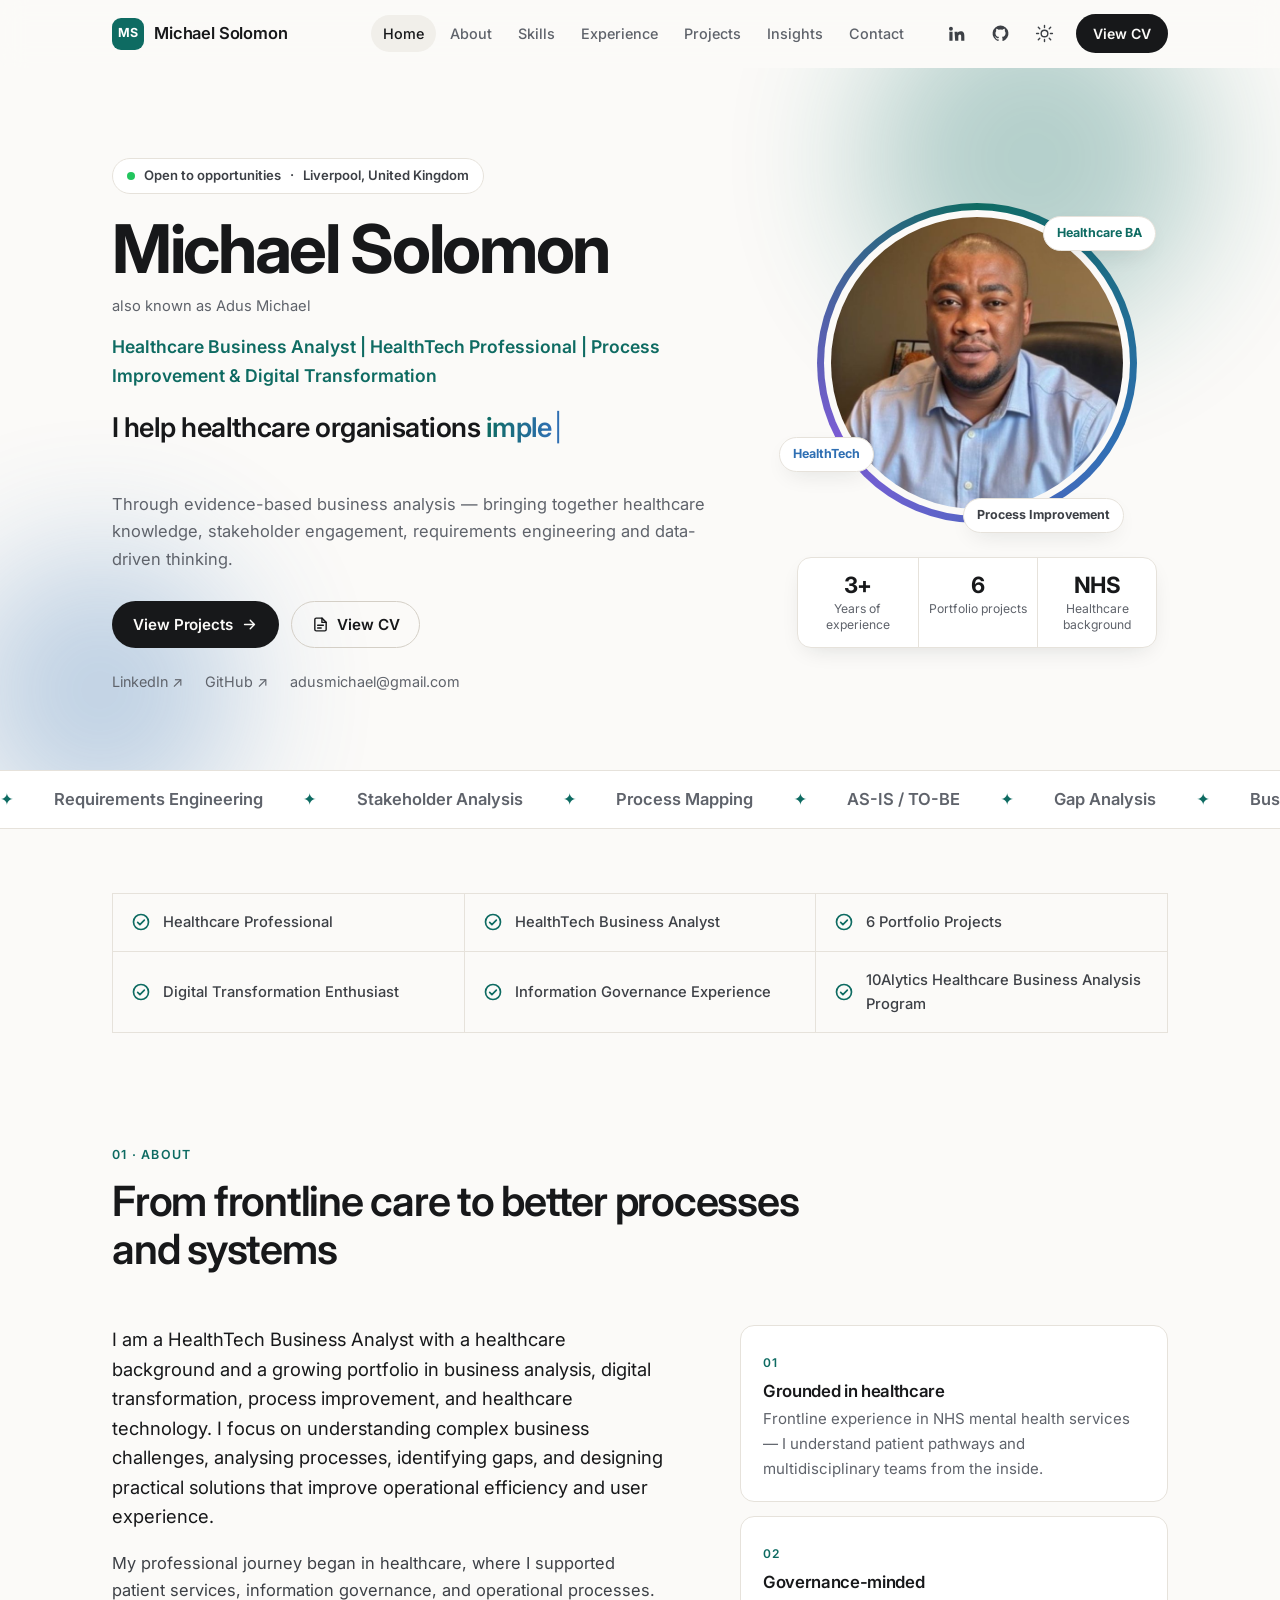
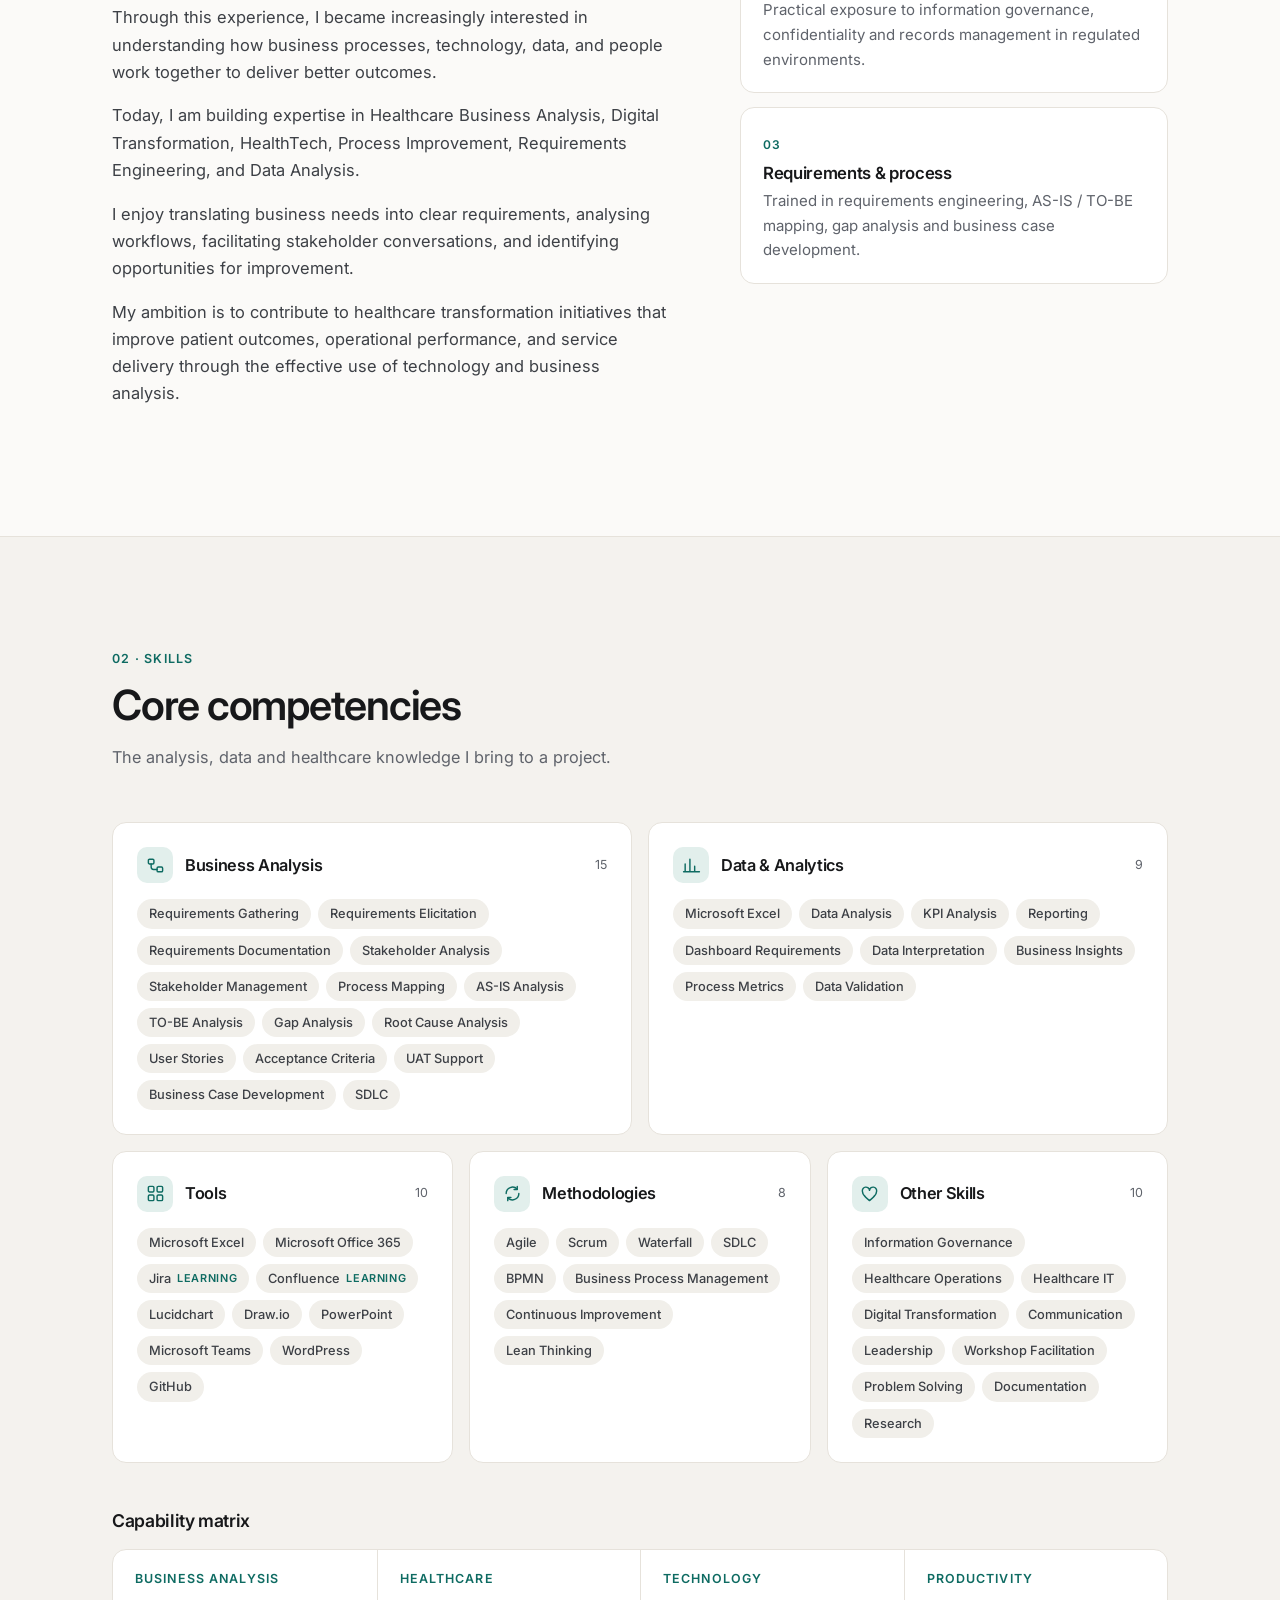
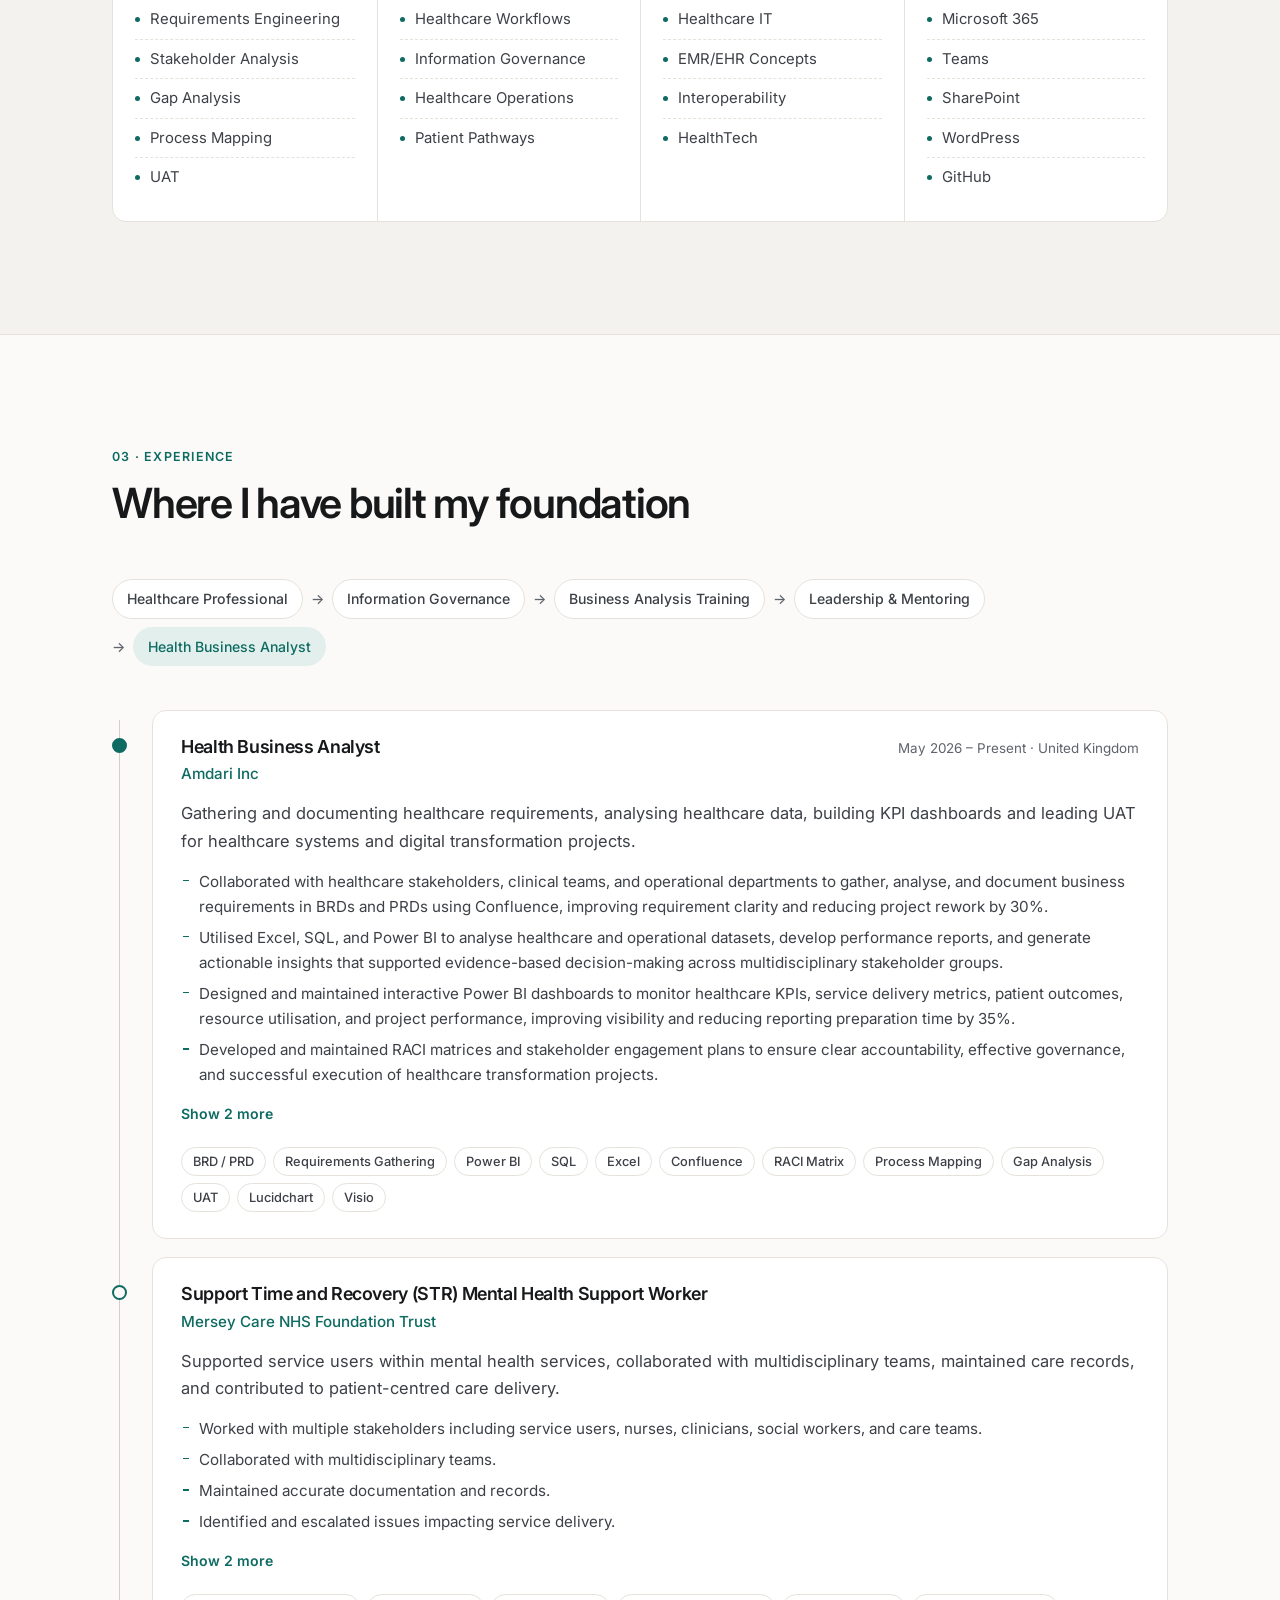
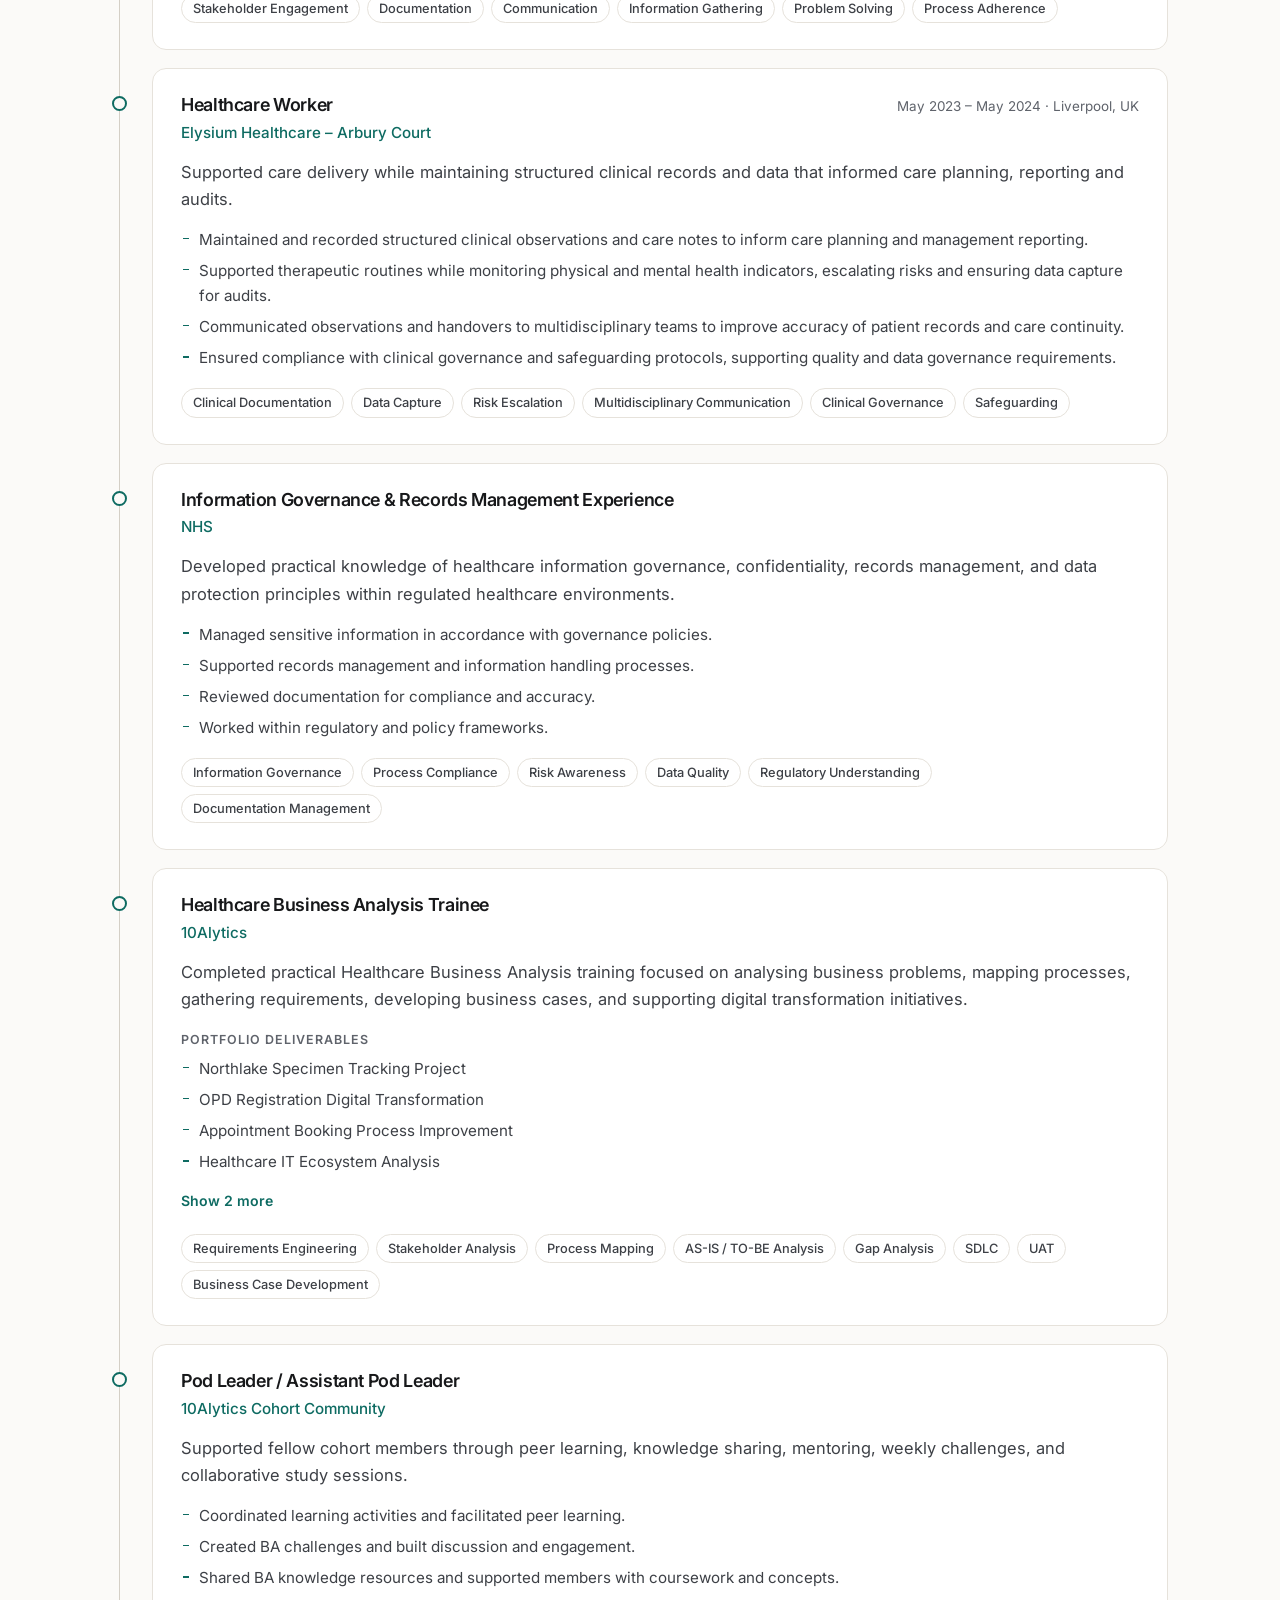
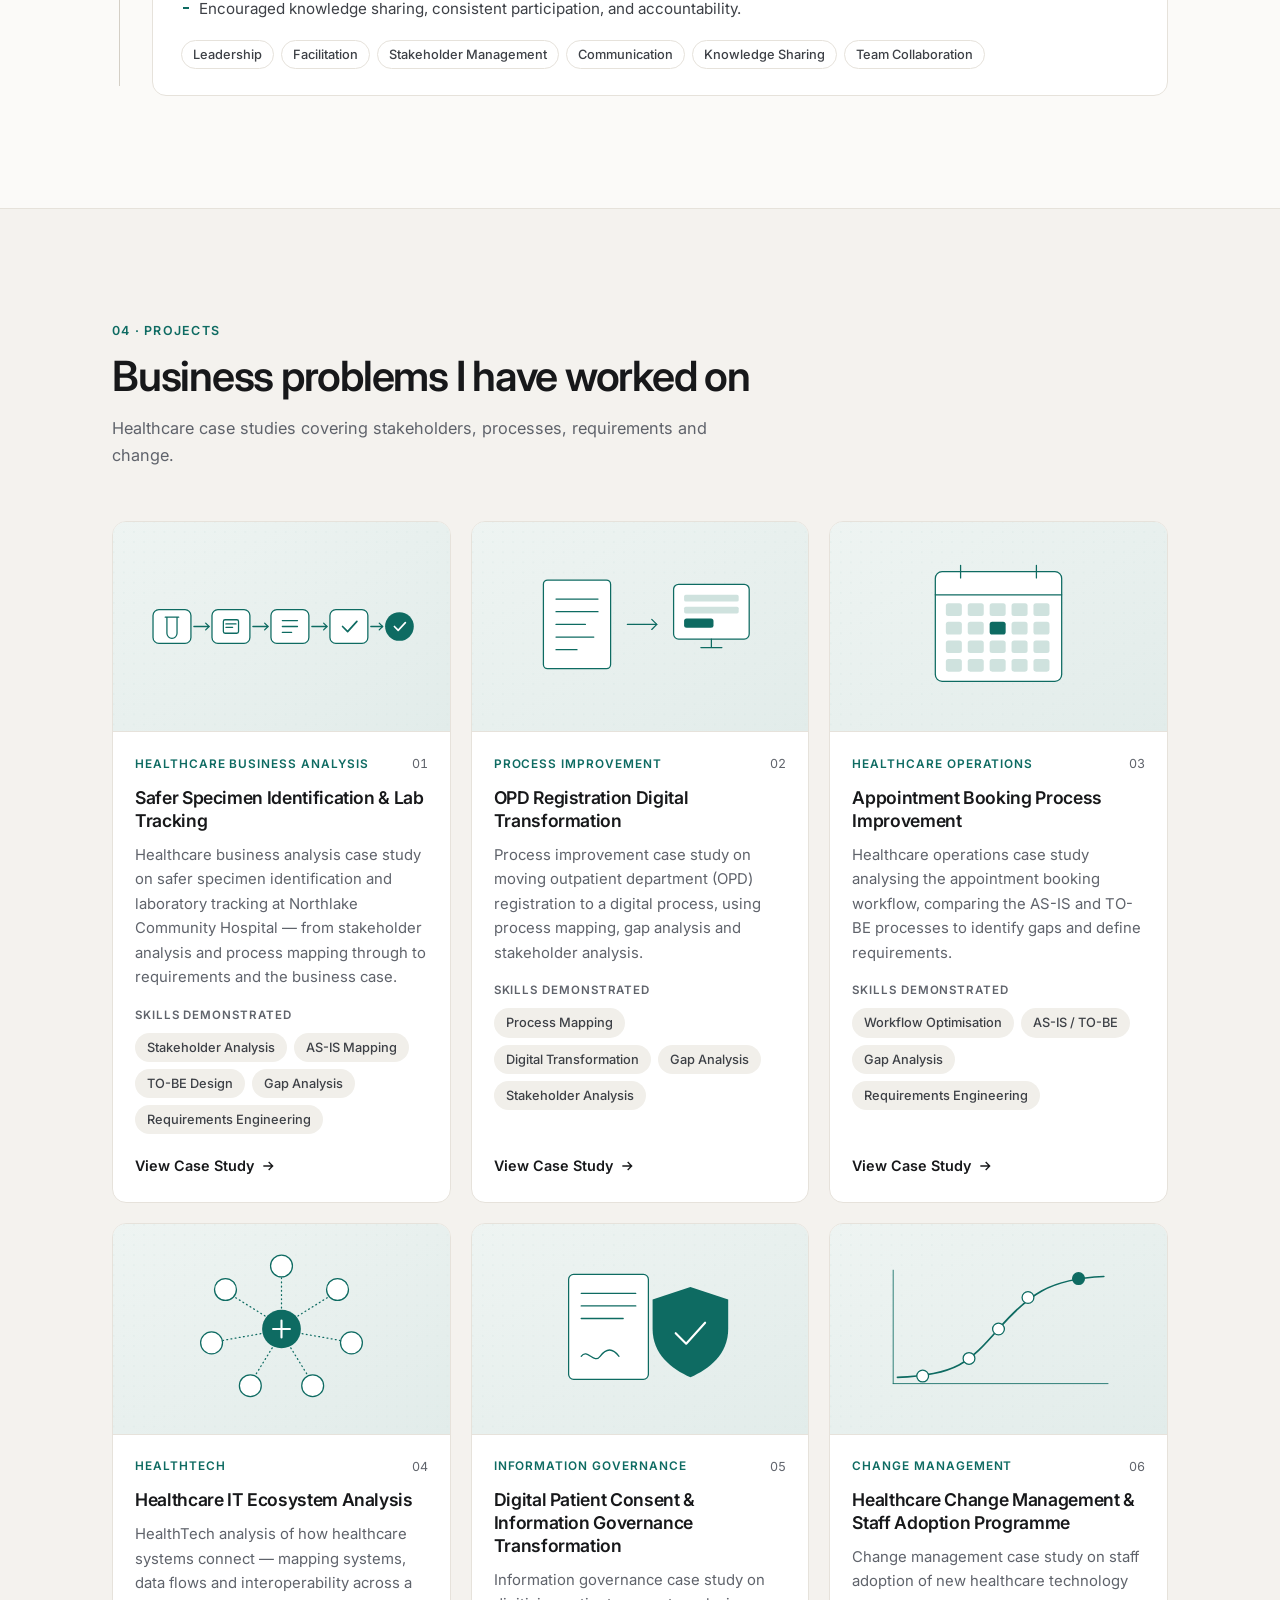
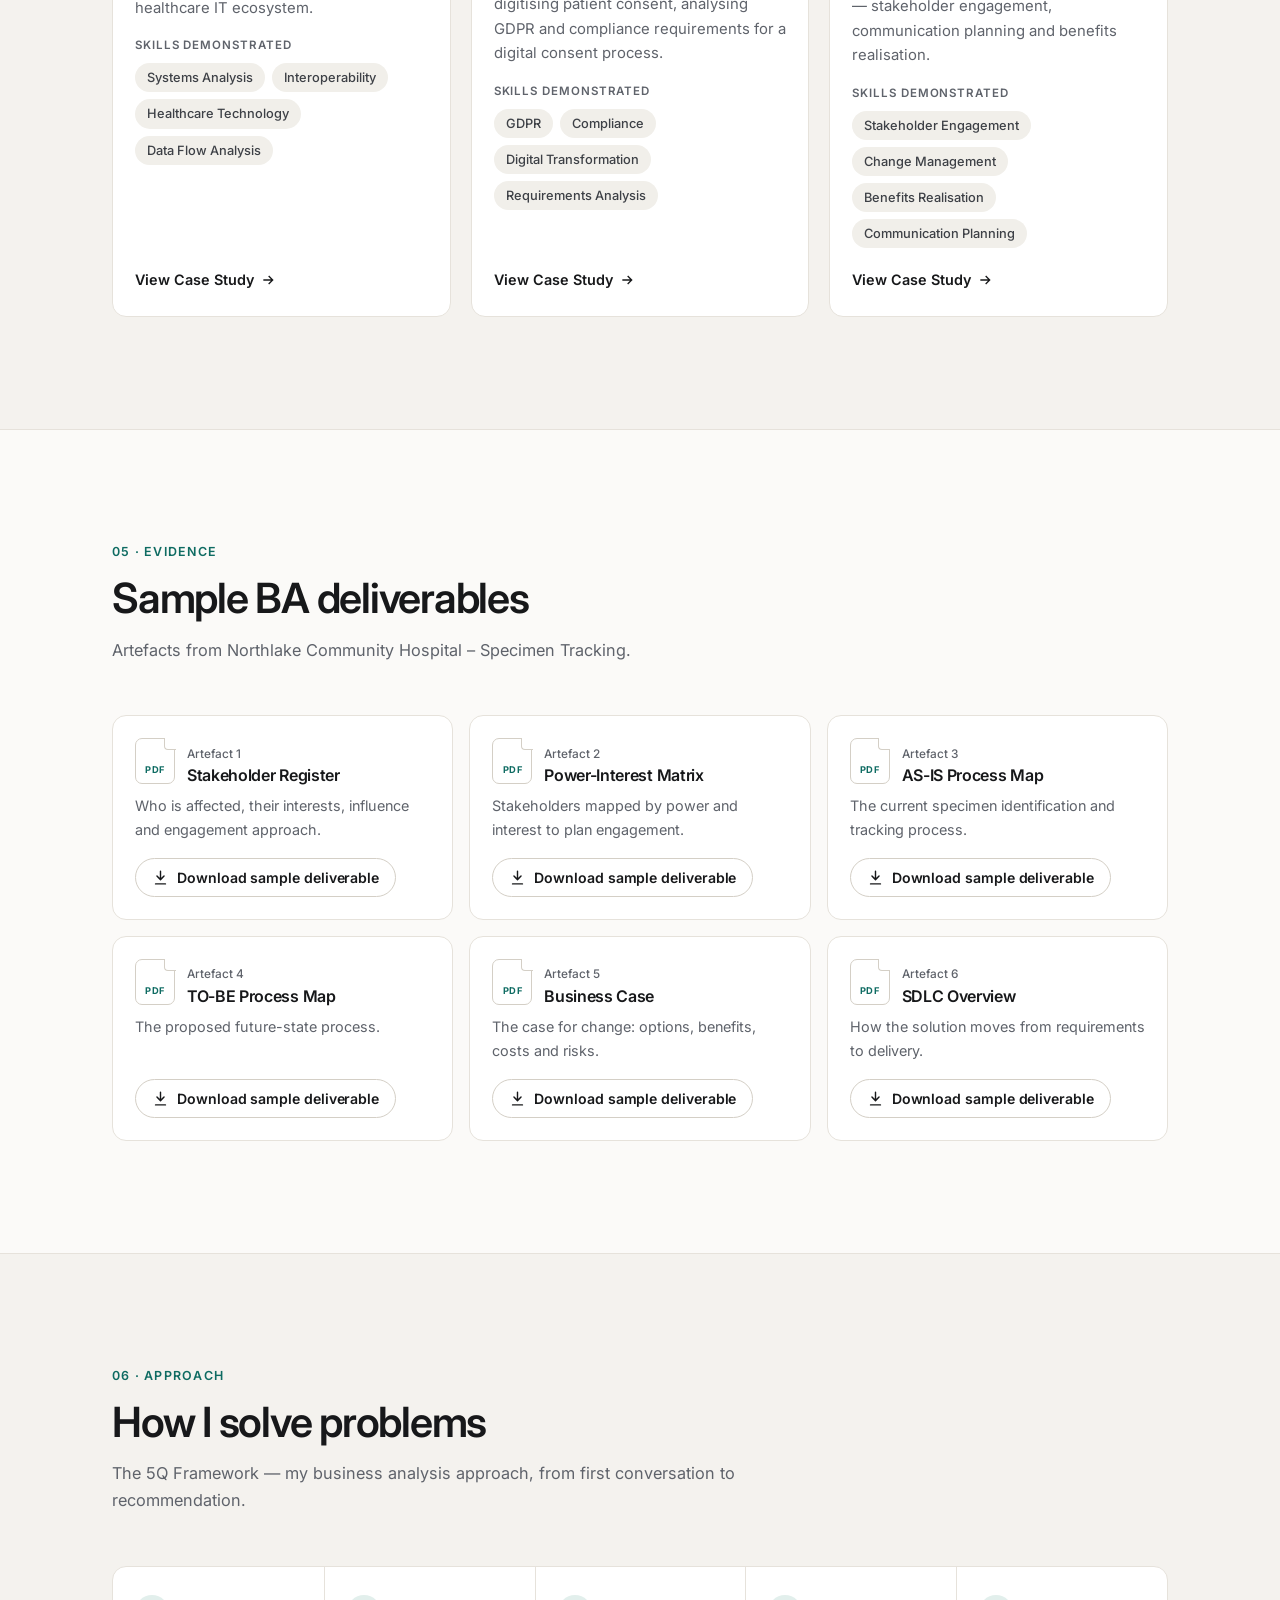
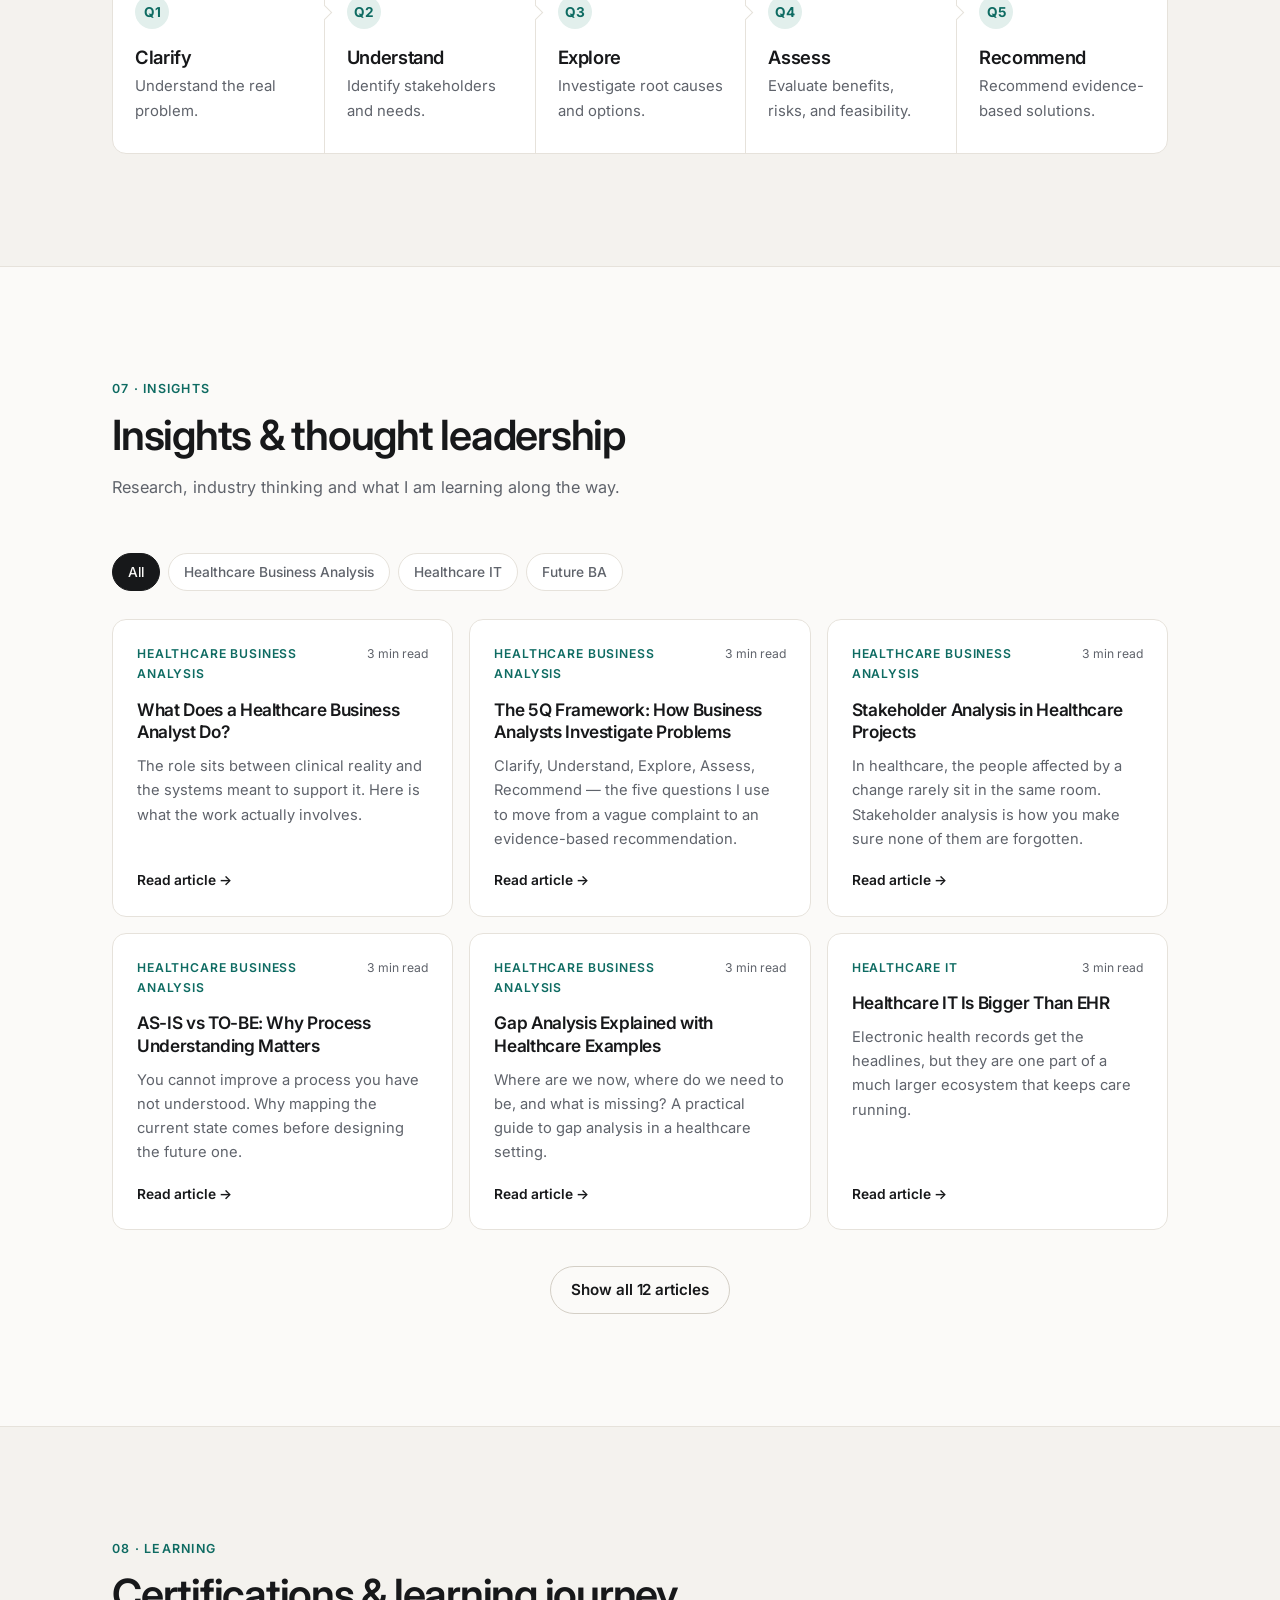
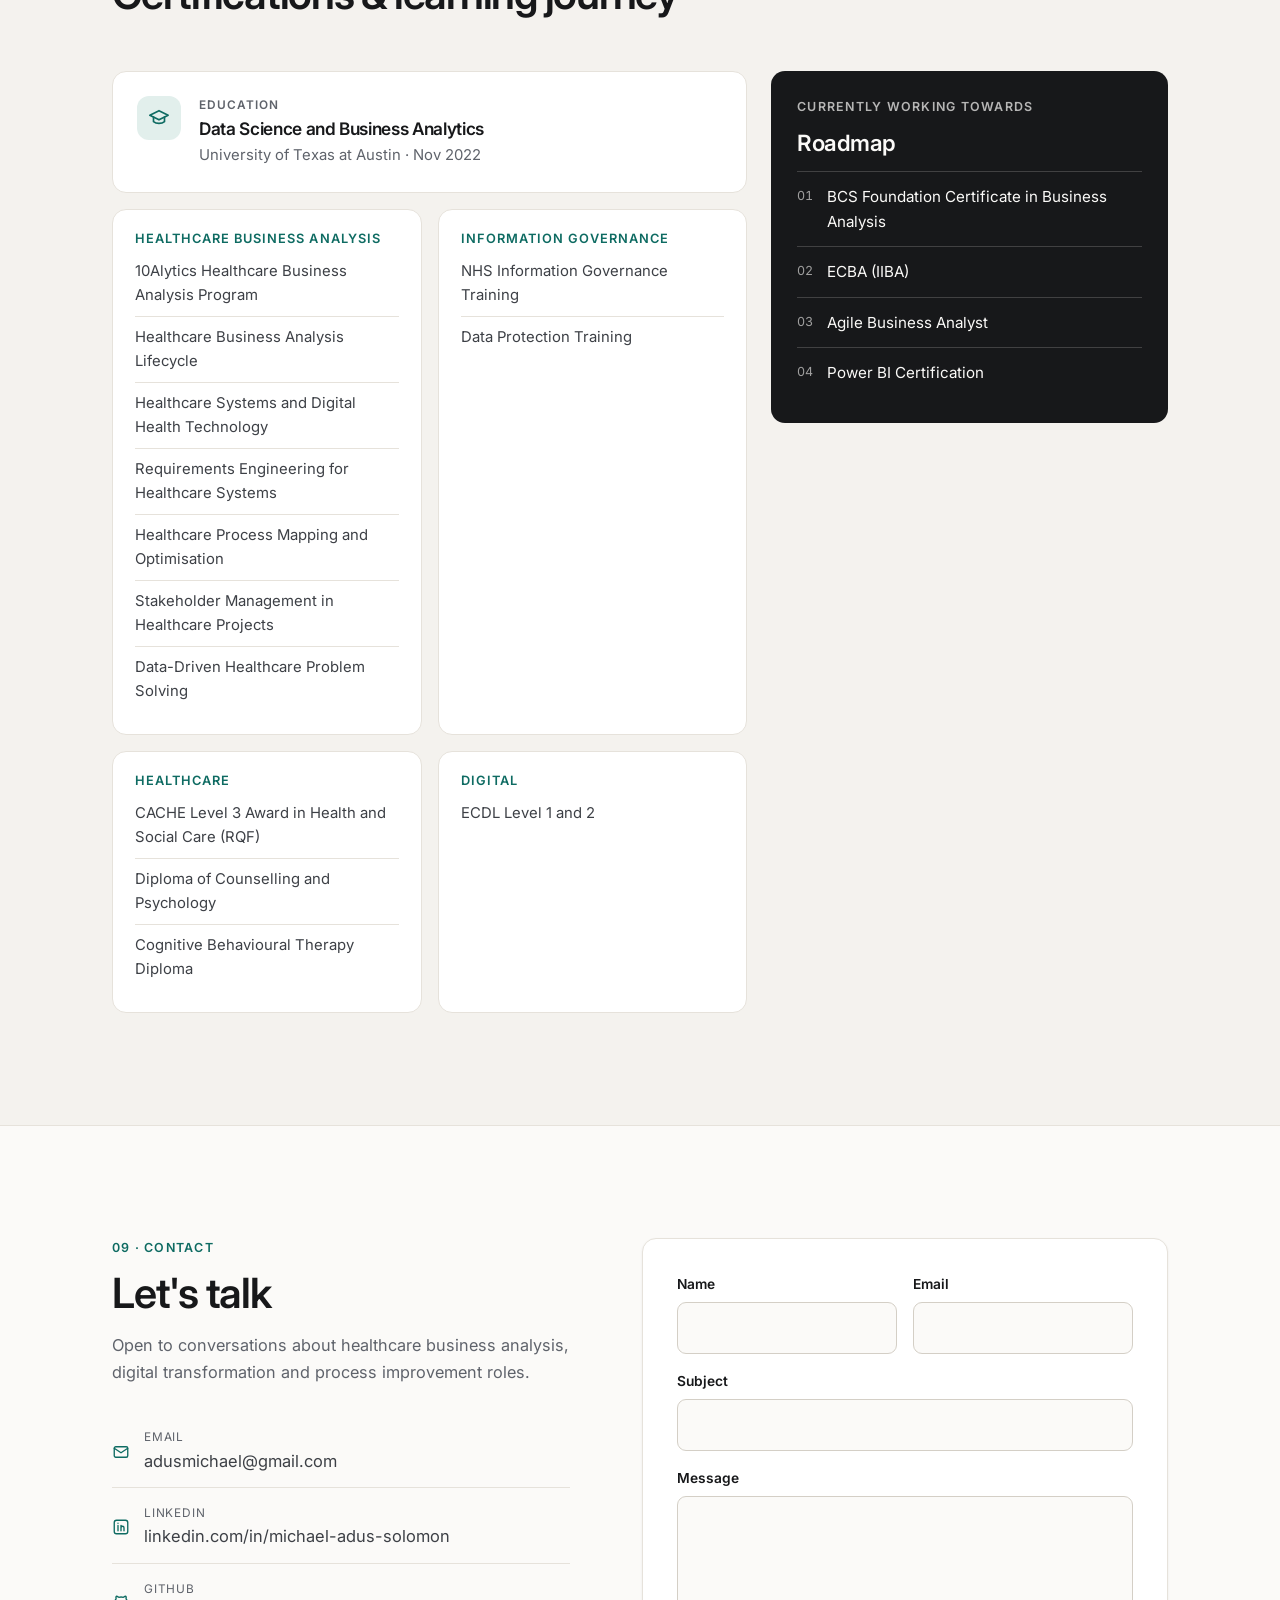
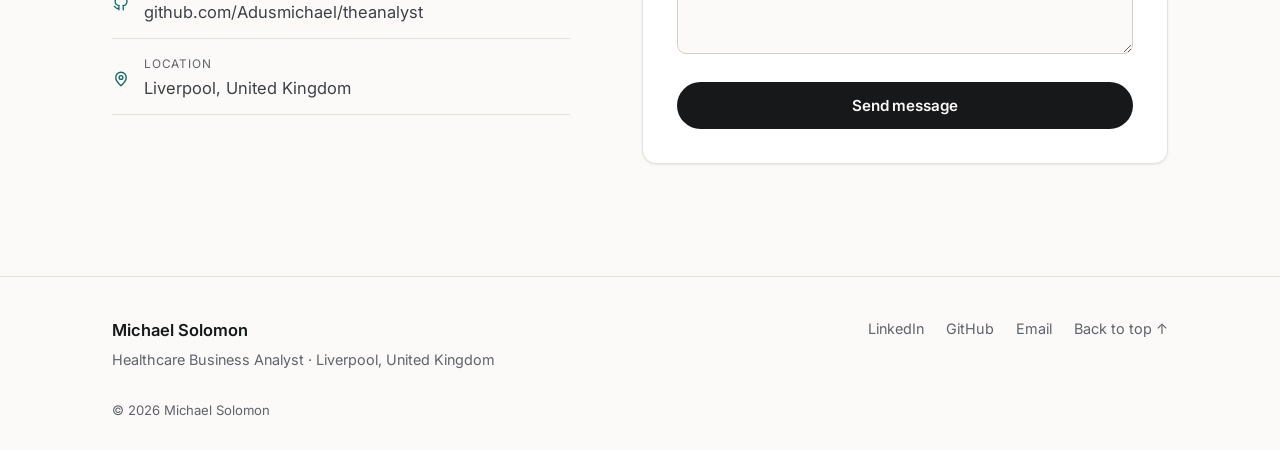
<file: index.html>
<!DOCTYPE html>
<html lang="en-GB">
<head>
  <meta charset="UTF-8">
  <meta name="viewport" content="width=device-width, initial-scale=1">

  <!-- ================= SEO — edit these to update how the site appears in Google and on social media ================= -->
  <title>Michael Solomon — Healthcare Business Analyst | Liverpool, UK</title>
  <meta name="description" content="Michael Solomon (Adus Michael) — Healthcare Business Analyst in Liverpool, UK. Requirements engineering, process improvement, stakeholder analysis and digital transformation for healthcare.">
  <meta name="author" content="Michael Solomon">
  <meta name="keywords" content="Healthcare Business Analyst, HealthTech, Business Analysis, Process Improvement, Digital Transformation, Requirements Engineering, NHS, Liverpool">
  <!-- After deploying, change SITE URL below to your live address (keep the trailing slash) -->
  <link rel="canonical" href="https://adusmichael.github.io/theanalyst/">

  <!-- Open Graph (LinkedIn, Facebook, WhatsApp previews) -->
  <meta property="og:type" content="website">
  <meta property="og:title" content="Michael Solomon — Healthcare Business Analyst">
  <meta property="og:description" content="I help healthcare organisations improve processes, implement digital solutions and make data-driven decisions — through evidence-based business analysis.">
  <meta property="og:url" content="https://adusmichael.github.io/theanalyst/">
  <meta property="og:image" content="https://adusmichael.github.io/theanalyst/assets/images/og-image.jpg">
  <meta property="og:locale" content="en_GB">

  <!-- Twitter / X -->
  <meta name="twitter:card" content="summary_large_image">
  <meta name="twitter:title" content="Michael Solomon — Healthcare Business Analyst">
  <meta name="twitter:description" content="I help healthcare organisations improve processes, implement digital solutions and make data-driven decisions — through evidence-based business analysis.">
  <meta name="twitter:image" content="https://adusmichael.github.io/theanalyst/assets/images/og-image.jpg">

  <meta name="theme-color" content="#fbfaf8" media="(prefers-color-scheme: light)">
  <meta name="theme-color" content="#0e1012" media="(prefers-color-scheme: dark)">
  <link rel="icon" href="favicon.ico" sizes="any">
  <link rel="icon" href="assets/images/favicon.svg" type="image/svg+xml">
  <link rel="apple-touch-icon" href="assets/images/apple-touch-icon.png">

  <!-- Apply saved theme before paint (prevents a flash) -->
  <script>try{var t=localStorage.getItem('theme');if(t)document.documentElement.setAttribute('data-theme',t);}catch(e){}</script>

  <link rel="preconnect" href="https://fonts.googleapis.com">
  <link rel="preconnect" href="https://fonts.gstatic.com" crossorigin>
  <link href="https://fonts.googleapis.com/css2?family=Inter:wght@400;500;600;700&family=Instrument+Serif:ital@0;1&display=swap" rel="stylesheet">
  <link rel="stylesheet" href="assets/css/style.css?v=20261025a">
</head>

<body data-root="" data-page="home">
  <a class="skip-link" href="#main">Skip to content</a>

  <!-- ============================== NAVIGATION ============================== -->
  <header class="site-header" id="top">
    <div class="container nav-wrap">
      <a class="brand" href="#home" aria-label="Michael Solomon — home">
        <span class="brand-mark" aria-hidden="true">MS</span>
        <span class="brand-name" data-field="name">Michael Solomon</span>
      </a>

      <nav class="nav" id="site-nav" aria-label="Main">
        <ul class="nav-links">
          <li><a href="#home">Home</a></li>
          <li><a href="#about">About</a></li>
          <li><a href="#skills">Skills</a></li>
          <li><a href="#experience">Experience</a></li>
          <li><a href="#projects">Projects</a></li>
          <li><a href="#insights">Insights</a></li>
          <li><a href="#contact">Contact</a></li>
        </ul>
        <div class="nav-mobile-extra">
          <a class="btn btn-primary btn-block" data-href="resume" target="_blank" rel="noopener" data-field="resumeButtonText">View CV</a>
          <div class="social-row">
            <a data-href="linkedin" target="_blank" rel="noopener">LinkedIn</a>
            <a data-href="github" target="_blank" rel="noopener">GitHub</a>
          </div>
        </div>
      </nav>

      <div class="nav-actions">
        <a class="icon-btn hide-sm" data-href="linkedin" target="_blank" rel="noopener" aria-label="LinkedIn profile">
          <svg viewBox="0 0 24 24" aria-hidden="true"><path d="M4.98 3.5a2.5 2.5 0 1 1 0 5 2.5 2.5 0 0 1 0-5zM3 9.75h4V21H3zM9.5 9.75h3.8v1.6h.05c.53-1 1.84-2.05 3.78-2.05 4.04 0 4.79 2.66 4.79 6.12V21h-4v-5.02c0-1.2-.02-2.74-1.67-2.74-1.67 0-1.93 1.3-1.93 2.65V21h-4z"/></svg>
        </a>
        <a class="icon-btn hide-sm" data-href="github" target="_blank" rel="noopener" aria-label="GitHub profile">
          <svg viewBox="0 0 24 24" aria-hidden="true"><path d="M12 2a10 10 0 0 0-3.16 19.49c.5.09.68-.22.68-.48v-1.7c-2.78.6-3.37-1.34-3.37-1.34-.45-1.16-1.11-1.47-1.11-1.47-.91-.62.07-.6.07-.6 1 .07 1.53 1.03 1.53 1.03.9 1.52 2.34 1.08 2.91.83.09-.65.35-1.08.63-1.33-2.22-.25-4.55-1.11-4.55-4.94 0-1.09.39-1.98 1.03-2.68-.1-.25-.45-1.27.1-2.65 0 0 .84-.27 2.75 1.02a9.56 9.56 0 0 1 5 0c1.91-1.29 2.75-1.02 2.75-1.02.55 1.38.2 2.4.1 2.65.64.7 1.03 1.59 1.03 2.68 0 3.84-2.34 4.68-4.57 4.93.36.31.68.92.68 1.85v2.74c0 .27.18.58.69.48A10 10 0 0 0 12 2z"/></svg>
        </a>
        <button class="icon-btn" id="theme-toggle" type="button" aria-label="Switch colour theme">
          <svg class="i-sun" viewBox="0 0 24 24" aria-hidden="true"><circle cx="12" cy="12" r="4.2"/><path d="M12 2v2.5M12 19.5V22M4.2 4.2l1.8 1.8M18 18l1.8 1.8M2 12h2.5M19.5 12H22M4.2 19.8 6 18M18 6l1.8-1.8"/></svg>
          <svg class="i-moon" viewBox="0 0 24 24" aria-hidden="true"><path d="M20.5 14.5A8.5 8.5 0 0 1 9.5 3.5a8.5 8.5 0 1 0 11 11z"/></svg>
        </button>
        <a class="btn btn-primary btn-sm hide-sm" data-href="resume" target="_blank" rel="noopener" data-field="resumeButtonText">View CV</a>
        <button class="icon-btn menu-btn" id="menu-toggle" type="button" aria-label="Open menu" aria-expanded="false" aria-controls="site-nav">
          <span></span><span></span>
        </button>
      </div>
    </div>
  </header>

  <main id="main">

    <!-- ============================== HERO ============================== -->
    <section class="hero" id="home">
      <span class="blob b1" aria-hidden="true"></span>
      <span class="blob b2" aria-hidden="true"></span>
      <div class="container hero-grid">
        <div class="hero-copy">
          <p class="status-pill"><i aria-hidden="true"></i><span id="hero-status">Open to opportunities</span> · <span data-field="location">Liverpool, United Kingdom</span></p>
          <h1 class="hero-name" id="hero-name"><span data-field="name">Michael Solomon</span></h1>
          <p class="hero-aka">also known as <span data-field="alsoKnownAs">Adus Michael</span></p>
          <p class="hero-title" data-field="title">Healthcare Business Analyst</p>
          <p class="typed-line" id="typed-line" aria-label="I help healthcare organisations improve processes, implement digital solutions and make data-driven decisions — through evidence-based business analysis.">
            <span aria-hidden="true"><span id="typed-prefix">I help healthcare organisations</span> <span class="typed" id="typed"></span><span class="cursor">|</span></span>
          </p>
          <p class="hero-intro" data-field="heroIntro"></p>
          <div class="hero-cta">
            <a class="btn btn-primary" href="#projects">View Projects
              <svg viewBox="0 0 24 24" aria-hidden="true"><path d="M5 12h14M13 6l6 6-6 6"/></svg></a>
            <a class="btn btn-ghost" data-href="resume" target="_blank" rel="noopener">
              <svg viewBox="0 0 24 24" aria-hidden="true"><path d="M14 3H6a2 2 0 0 0-2 2v14a2 2 0 0 0 2 2h12a2 2 0 0 0 2-2V9z"/><path d="M14 3v6h6M8 13h8M8 17h5"/></svg>
              <span data-field="resumeButtonText">View CV</span></a>
          </div>
          <ul class="hero-links">
            <li><a data-href="linkedin" target="_blank" rel="noopener">LinkedIn ↗</a></li>
            <li><a data-href="github" target="_blank" rel="noopener">GitHub ↗</a></li>
            <li><a data-href="emailLink" data-field="email"></a></li>
          </ul>
        </div>

        <div class="hero-visual">
        <figure class="avatar-wrap">
          <span class="avatar-ring" aria-hidden="true"></span>
          <img class="photo" data-src="photo" data-alt="photoAlt" src="assets/images/profile.jpg" alt="Portrait of Michael Solomon" width="640" height="800" fetchpriority="high">
          <span class="tag-float t1" id="tag1"></span>
          <span class="tag-float t2" id="tag2"></span>
          <span class="tag-float t3" id="tag3"></span>
        </figure>
        <dl class="hero-stats" id="hero-stats"></dl>
        </div>
      </div>
    </section>

    <!-- Scrolling skills strip (edit "marquee" in data.js) -->
    <div class="marquee" aria-label="Key skills">
      <div class="track" id="marquee-track"></div>
    </div>

    <div class="container">
      <ul class="highlights reveal" id="highlights" aria-label="Highlights"></ul>
    </div>

    <div id="glow" aria-hidden="true"></div>

    <!-- ============================== ABOUT ============================== -->
    <section class="section" id="about">
      <div class="container">
        <header class="section-head reveal">
          <p class="section-label">01 · About</p>
          <h2>From frontline care to better processes and systems</h2>
        </header>
        <div class="about-grid">
          <div class="about-copy reveal">
            <p class="lead" data-field="aboutShort"></p>
            <div id="about-long"></div>
          </div>
          <ul class="pillars" id="about-pillars"></ul>
        </div>
      </div>
    </section>

    <!-- ============================== SKILLS ============================== -->
    <section class="section section-alt" id="skills">
      <div class="container">
        <header class="section-head reveal">
          <p class="section-label">02 · Skills</p>
          <h2>Core competencies</h2>
          <p class="section-sub">The analysis, data and healthcare knowledge I bring to a project.</p>
        </header>
        <div class="competency-grid" id="competencies"></div>

        <div class="matrix-wrap reveal">
          <h3 class="sub-title">Capability matrix</h3>
          <div class="matrix" id="capability-matrix" role="list"></div>
        </div>
      </div>
    </section>

    <!-- ============================== EXPERIENCE ============================== -->
    <section class="section" id="experience">
      <div class="container">
        <header class="section-head reveal">
          <p class="section-label">03 · Experience</p>
          <h2>Where I have built my foundation</h2>
        </header>
        <ol class="journey reveal" id="journey" aria-label="Career journey"></ol>
        <ol class="timeline" id="timeline"></ol>
      </div>
    </section>

    <!-- ============================== PROJECTS ============================== -->
    <section class="section section-alt" id="projects">
      <div class="container">
        <header class="section-head reveal">
          <p class="section-label">04 · Projects</p>
          <h2>Business problems I have worked on</h2>
          <p class="section-sub">Healthcare case studies covering stakeholders, processes, requirements and change.</p>
        </header>
        <div class="project-grid" id="project-grid"></div>
      </div>
    </section>

    <!-- ============================== ARTEFACTS ============================== -->
    <section class="section" id="artefacts">
      <div class="container">
        <header class="section-head reveal">
          <p class="section-label">05 · Evidence</p>
          <h2>Sample BA deliverables</h2>
          <p class="section-sub">Artefacts from <span data-field="artefactsProject"></span>.</p>
        </header>
        <div class="artefact-grid" id="artefacts-grid"></div>
      </div>
    </section>

    <!-- ============================== APPROACH (5Q) ============================== -->
    <section class="section section-alt" id="approach">
      <div class="container">
        <header class="section-head reveal">
          <p class="section-label">06 · Approach</p>
          <h2>How I solve problems</h2>
          <p class="section-sub">The 5Q Framework — my business analysis approach, from first conversation to recommendation.</p>
        </header>
        <ol class="approach" id="approach-steps"></ol>
      </div>
    </section>

    <!-- ============================== INSIGHTS ============================== -->
    <section class="section" id="insights">
      <div class="container">
        <header class="section-head reveal">
          <p class="section-label">07 · Insights</p>
          <h2>Insights &amp; thought leadership</h2>
          <p class="section-sub">Research, industry thinking and what I am learning along the way.</p>
        </header>
        <div class="filter-bar reveal" id="insight-filters" role="group" aria-label="Filter articles by topic"></div>
        <div class="insight-grid" id="insight-grid"></div>
        <div class="center-row"><button class="btn btn-ghost" id="insights-more" type="button" hidden>Show all articles</button></div>
      </div>
    </section>

    <!-- ============================== CERTIFICATIONS ============================== -->
    <section class="section section-alt" id="certifications">
      <div class="container">
        <header class="section-head reveal">
          <p class="section-label">08 · Learning</p>
          <h2>Certifications &amp; learning journey</h2>
        </header>
        <div class="learning-grid">
          <div>
            <div class="edu" id="education"></div>
            <div class="learning-groups" id="learning-groups"></div>
          </div>
          <aside class="roadmap reveal" aria-labelledby="roadmap-title">
            <p class="section-label">Currently working towards</p>
            <h3 id="roadmap-title">Roadmap</h3>
            <ol id="roadmap"></ol>
          </aside>
        </div>
      </div>
    </section>

    <!-- ============================== CONTACT ============================== -->
    <section class="section" id="contact">
      <div class="container contact-grid">
        <div class="contact-copy reveal">
          <p class="section-label">09 · Contact</p>
          <h2>Let's talk</h2>
          <p class="section-sub">Open to conversations about healthcare business analysis, digital transformation and process improvement roles.</p>
          <ul class="contact-list" id="contact-list"></ul>
        </div>

        <!-- Formspree form. The endpoint is set in assets/js/data.js (formspreeEndpoint) -->
        <form class="contact-form reveal" id="contact-form" action="https://formspree.io/f/xdeekkqa" method="POST" novalidate>
          <div class="field-row">
            <div class="field">
              <label for="cf-name">Name</label>
              <input id="cf-name" name="name" type="text" autocomplete="name" required>
              <p class="field-error" id="cf-name-err"></p>
            </div>
            <div class="field">
              <label for="cf-email">Email</label>
              <input id="cf-email" name="email" type="email" autocomplete="email" required>
              <p class="field-error" id="cf-email-err"></p>
            </div>
          </div>
          <div class="field">
            <label for="cf-subject">Subject</label>
            <input id="cf-subject" name="subject" type="text" required>
            <p class="field-error" id="cf-subject-err"></p>
          </div>
          <div class="field">
            <label for="cf-message">Message</label>
            <textarea id="cf-message" name="message" rows="5" required></textarea>
            <p class="field-error" id="cf-message-err"></p>
          </div>
          <!-- spam trap: real visitors never fill this in -->
          <input type="text" name="_gotcha" class="hp" tabindex="-1" autocomplete="off" aria-hidden="true">
          <button class="btn btn-primary btn-submit" type="submit">
            <span class="btn-label">Send message</span>
            <span class="spinner" aria-hidden="true"></span>
          </button>
          <p class="form-status" id="form-status" role="status" aria-live="polite"></p>
        </form>
      </div>
    </section>
  </main>

  <!-- ============================== FOOTER ============================== -->
  <footer class="site-footer">
    <div class="container footer-wrap">
      <div>
        <p class="footer-name" data-field="name">Michael Solomon</p>
        <p class="footer-meta"><span data-field="footerTitle">Healthcare Business Analyst</span> · <span data-field="location"></span></p>
      </div>
      <ul class="footer-links">
        <li><a data-href="linkedin" target="_blank" rel="noopener">LinkedIn</a></li>
        <li><a data-href="github" target="_blank" rel="noopener">GitHub</a></li>
        <li><a data-href="emailLink">Email</a></li>
        <li><a href="#top">Back to top ↑</a></li>
      </ul>
    </div>
    <div class="container"><p class="copyright">© <span id="year">2026</span> <span data-field="name">Michael Solomon</span></p></div>
  </footer>

  <noscript><p class="noscript">Please enable JavaScript to see the full portfolio.</p></noscript>

  <script src="assets/js/data.js?v=20261025a"></script>
  <script src="assets/js/articles.js?v=20261025a"></script>
  <script src="assets/js/script.js?v=20261025a"></script>
</body>
</html>
</file>
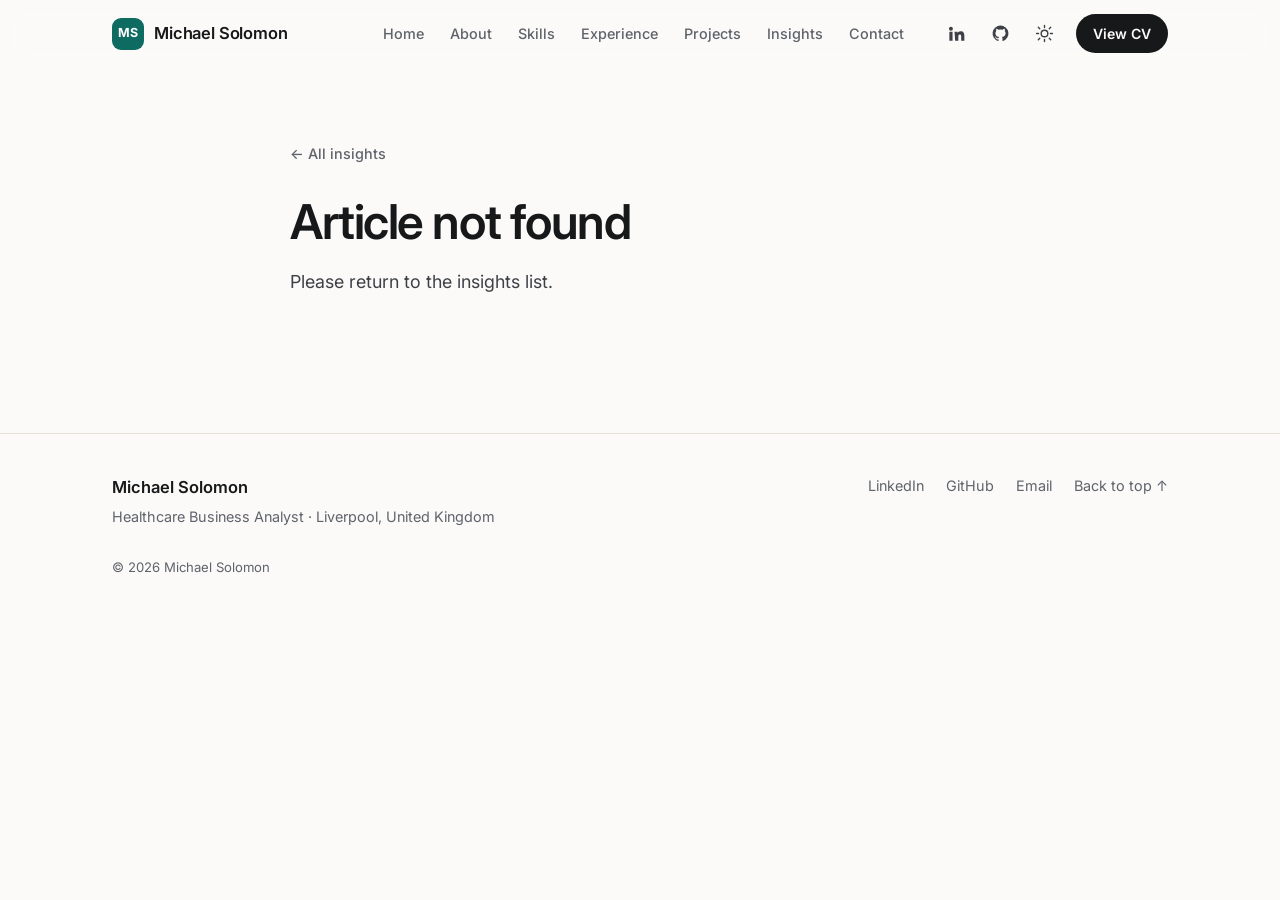
<file: insights/article.html>
<!DOCTYPE html>
<html lang="en-GB">
<head>
  <meta charset="UTF-8">
  <meta name="viewport" content="width=device-width, initial-scale=1">
  <title>Insights — Michael Solomon</title>
  <meta name="description" content="Healthcare business analysis insights by Michael Solomon.">
  <meta name="author" content="Michael Solomon">
  <link rel="icon" href="../favicon.ico" sizes="any">
  <link rel="icon" href="../assets/images/favicon.svg" type="image/svg+xml">
  <link rel="apple-touch-icon" href="../assets/images/apple-touch-icon.png">
  <meta name="theme-color" content="#fbfaf8" media="(prefers-color-scheme: light)">
  <meta name="theme-color" content="#0e1012" media="(prefers-color-scheme: dark)">
  <script>try{var t=localStorage.getItem('theme');if(t)document.documentElement.setAttribute('data-theme',t);}catch(e){}</script>
  <link rel="preconnect" href="https://fonts.googleapis.com">
  <link rel="preconnect" href="https://fonts.gstatic.com" crossorigin>
  <link href="https://fonts.googleapis.com/css2?family=Inter:wght@400;500;600;700&family=Instrument+Serif:ital@0;1&display=swap" rel="stylesheet">
  <link rel="stylesheet" href="../assets/css/style.css?v=20261025a">
</head>
<body data-root="../" data-page="article">
  <a class="skip-link" href="#main">Skip to content</a>
  <header class="site-header" id="top">
    <div class="container nav-wrap">
      <a class="brand" href="../index.html" aria-label="Michael Solomon — home">
        <span class="brand-mark" aria-hidden="true">MS</span>
        <span class="brand-name" data-field="name">Michael Solomon</span>
      </a>

      <nav class="nav" id="site-nav" aria-label="Main">
        <ul class="nav-links">
          <li><a href="../index.html">Home</a></li>
          <li><a href="../index.html#about">About</a></li>
          <li><a href="../index.html#skills">Skills</a></li>
          <li><a href="../index.html#experience">Experience</a></li>
          <li><a href="../index.html#projects">Projects</a></li>
          <li><a href="../index.html#insights">Insights</a></li>
          <li><a href="../index.html#contact">Contact</a></li>
        </ul>
        <div class="nav-mobile-extra">
          <a class="btn btn-primary btn-block" data-href="resume" target="_blank" rel="noopener" data-field="resumeButtonText">View CV</a>
          <div class="social-row">
            <a data-href="linkedin" target="_blank" rel="noopener">LinkedIn</a>
            <a data-href="github" target="_blank" rel="noopener">GitHub</a>
          </div>
        </div>
      </nav>

      <div class="nav-actions">
        <a class="icon-btn hide-sm" data-href="linkedin" target="_blank" rel="noopener" aria-label="LinkedIn profile">
          <svg viewBox="0 0 24 24" aria-hidden="true"><path d="M4.98 3.5a2.5 2.5 0 1 1 0 5 2.5 2.5 0 0 1 0-5zM3 9.75h4V21H3zM9.5 9.75h3.8v1.6h.05c.53-1 1.84-2.05 3.78-2.05 4.04 0 4.79 2.66 4.79 6.12V21h-4v-5.02c0-1.2-.02-2.74-1.67-2.74-1.67 0-1.93 1.3-1.93 2.65V21h-4z"/></svg>
        </a>
        <a class="icon-btn hide-sm" data-href="github" target="_blank" rel="noopener" aria-label="GitHub profile">
          <svg viewBox="0 0 24 24" aria-hidden="true"><path d="M12 2a10 10 0 0 0-3.16 19.49c.5.09.68-.22.68-.48v-1.7c-2.78.6-3.37-1.34-3.37-1.34-.45-1.16-1.11-1.47-1.11-1.47-.91-.62.07-.6.07-.6 1 .07 1.53 1.03 1.53 1.03.9 1.52 2.34 1.08 2.91.83.09-.65.35-1.08.63-1.33-2.22-.25-4.55-1.11-4.55-4.94 0-1.09.39-1.98 1.03-2.68-.1-.25-.45-1.27.1-2.65 0 0 .84-.27 2.75 1.02a9.56 9.56 0 0 1 5 0c1.91-1.29 2.75-1.02 2.75-1.02.55 1.38.2 2.4.1 2.65.64.7 1.03 1.59 1.03 2.68 0 3.84-2.34 4.68-4.57 4.93.36.31.68.92.68 1.85v2.74c0 .27.18.58.69.48A10 10 0 0 0 12 2z"/></svg>
        </a>
        <button class="icon-btn" id="theme-toggle" type="button" aria-label="Switch colour theme">
          <svg class="i-sun" viewBox="0 0 24 24" aria-hidden="true"><circle cx="12" cy="12" r="4.2"/><path d="M12 2v2.5M12 19.5V22M4.2 4.2l1.8 1.8M18 18l1.8 1.8M2 12h2.5M19.5 12H22M4.2 19.8 6 18M18 6l1.8-1.8"/></svg>
          <svg class="i-moon" viewBox="0 0 24 24" aria-hidden="true"><path d="M20.5 14.5A8.5 8.5 0 0 1 9.5 3.5a8.5 8.5 0 1 0 11 11z"/></svg>
        </button>
        <a class="btn btn-primary btn-sm hide-sm" data-href="resume" target="_blank" rel="noopener" data-field="resumeButtonText">View CV</a>
        <button class="icon-btn menu-btn" id="menu-toggle" type="button" aria-label="Open menu" aria-expanded="false" aria-controls="site-nav">
          <span></span><span></span>
        </button>
      </div>
    </div>
  </header>

  <main id="main">
    <div class="container"><article class="article" id="article"><p style="padding:80px 0">Loading article…</p></article></div>
  </main>

  <footer class="site-footer">
    <div class="container footer-wrap">
      <div>
        <p class="footer-name" data-field="name">Michael Solomon</p>
        <p class="footer-meta"><span data-field="footerTitle">Healthcare Business Analyst</span> · <span data-field="location"></span></p>
      </div>
      <ul class="footer-links">
        <li><a data-href="linkedin" target="_blank" rel="noopener">LinkedIn</a></li>
        <li><a data-href="github" target="_blank" rel="noopener">GitHub</a></li>
        <li><a data-href="emailLink">Email</a></li>
        <li><a href="#top">Back to top ↑</a></li>
      </ul>
    </div>
    <div class="container"><p class="copyright">© <span id="year">2026</span> <span data-field="name">Michael Solomon</span></p></div>
  </footer>

  <script src="../assets/js/data.js?v=20261025a"></script>
  <script src="../assets/js/articles.js?v=20261025a"></script>
  <script src="../assets/js/script.js?v=20261025a"></script>
</body>
</html>
</file>
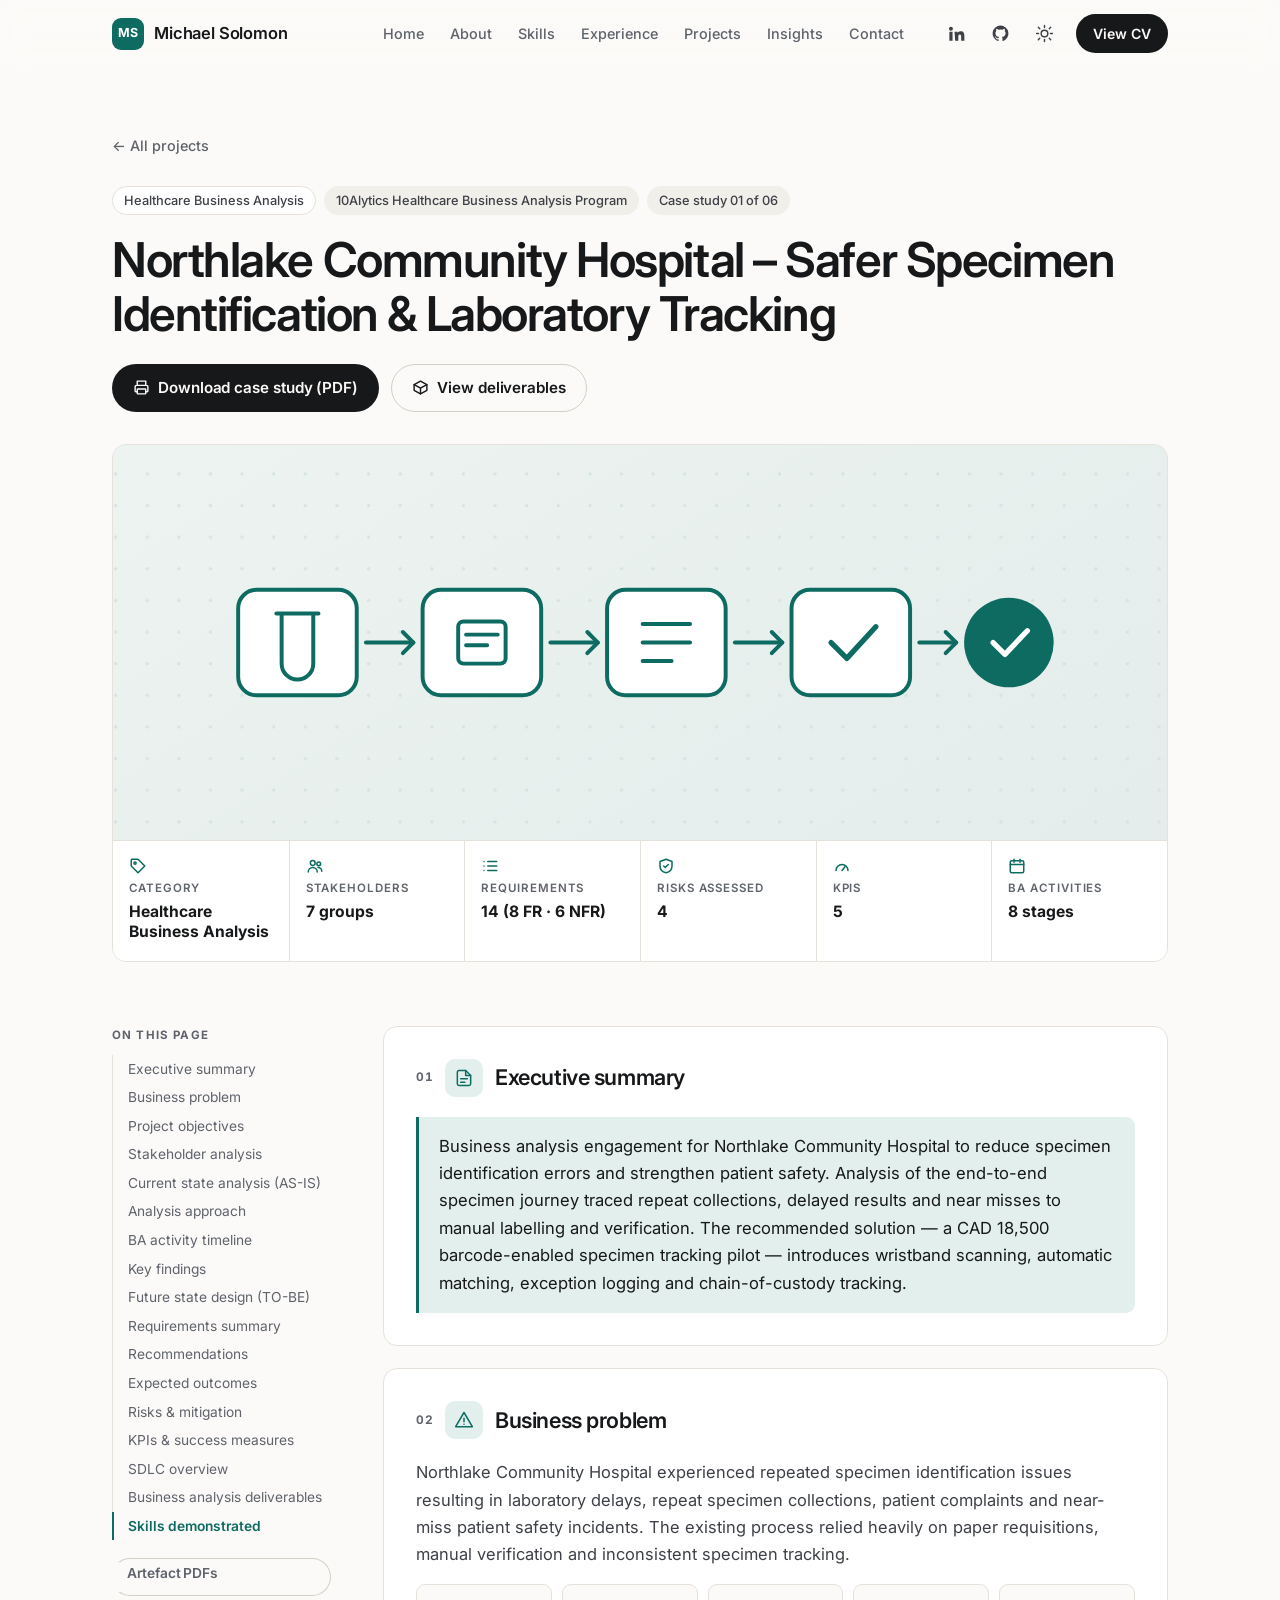
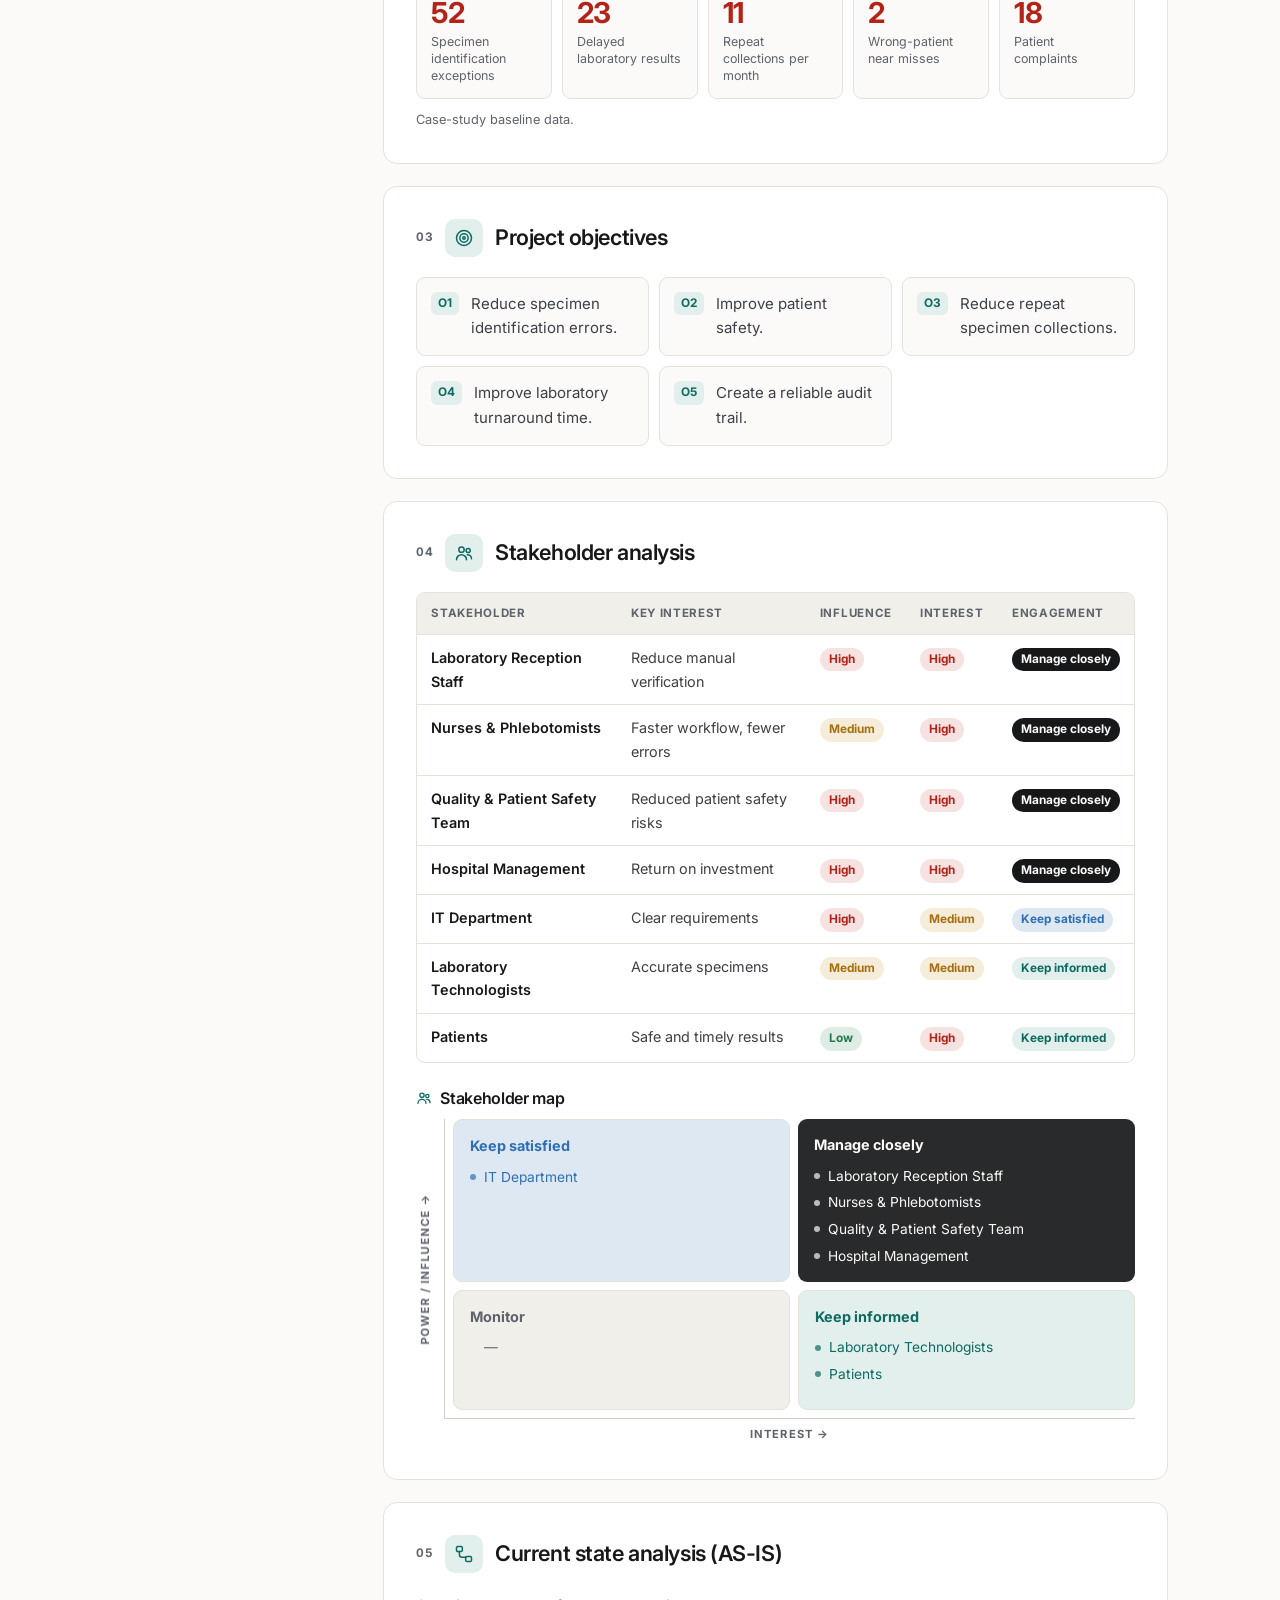
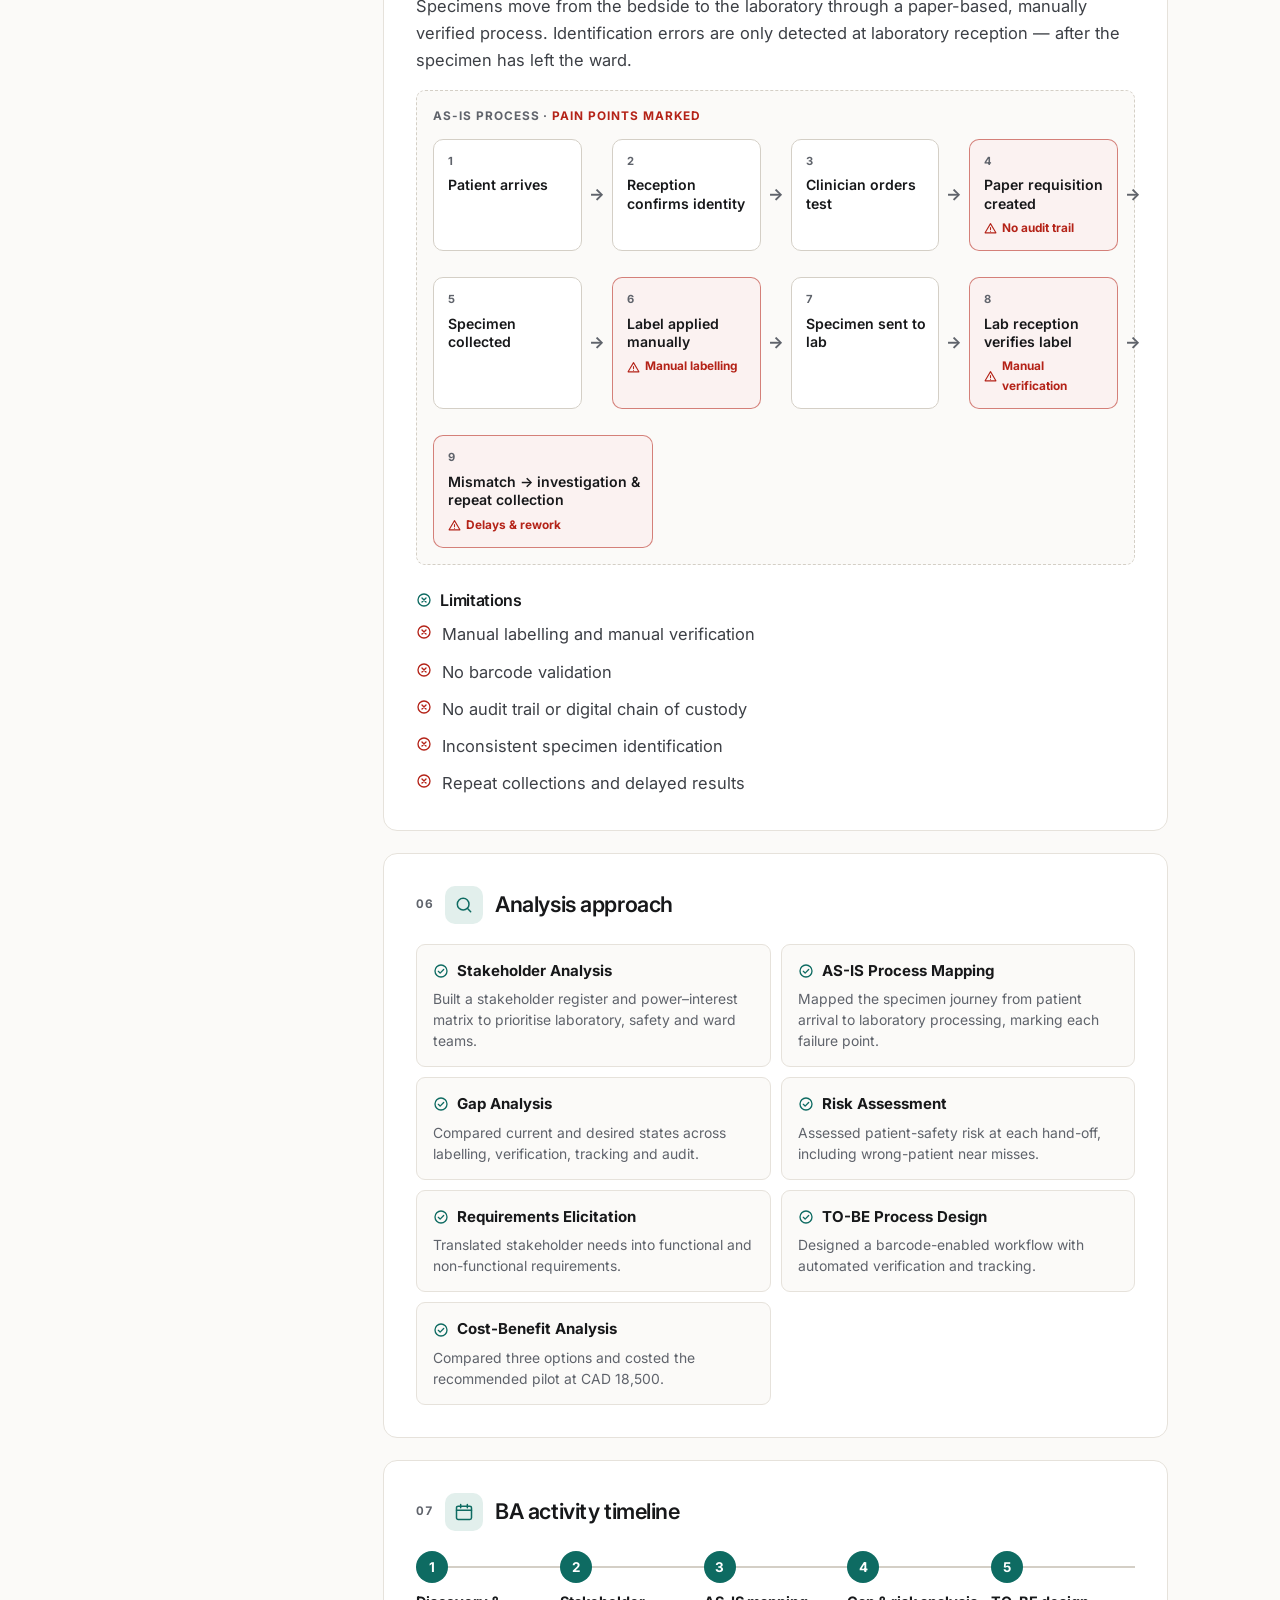
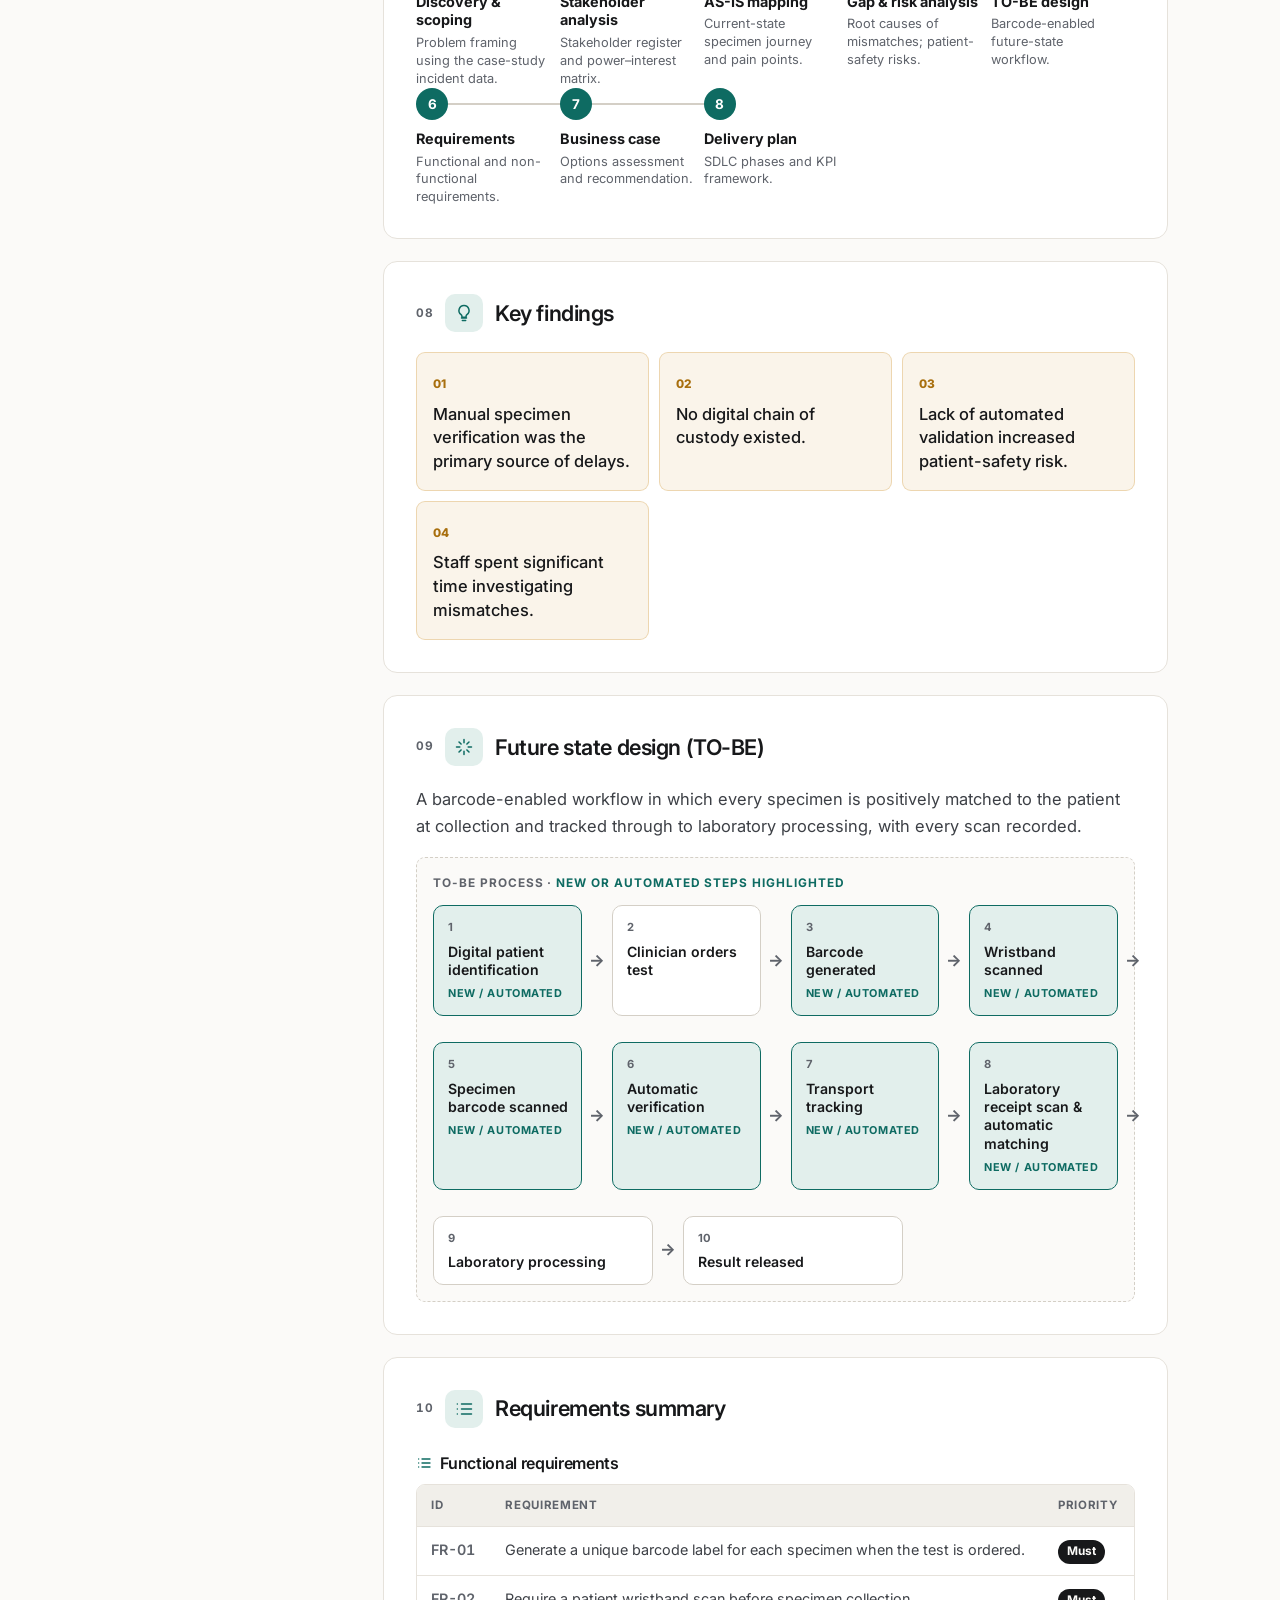
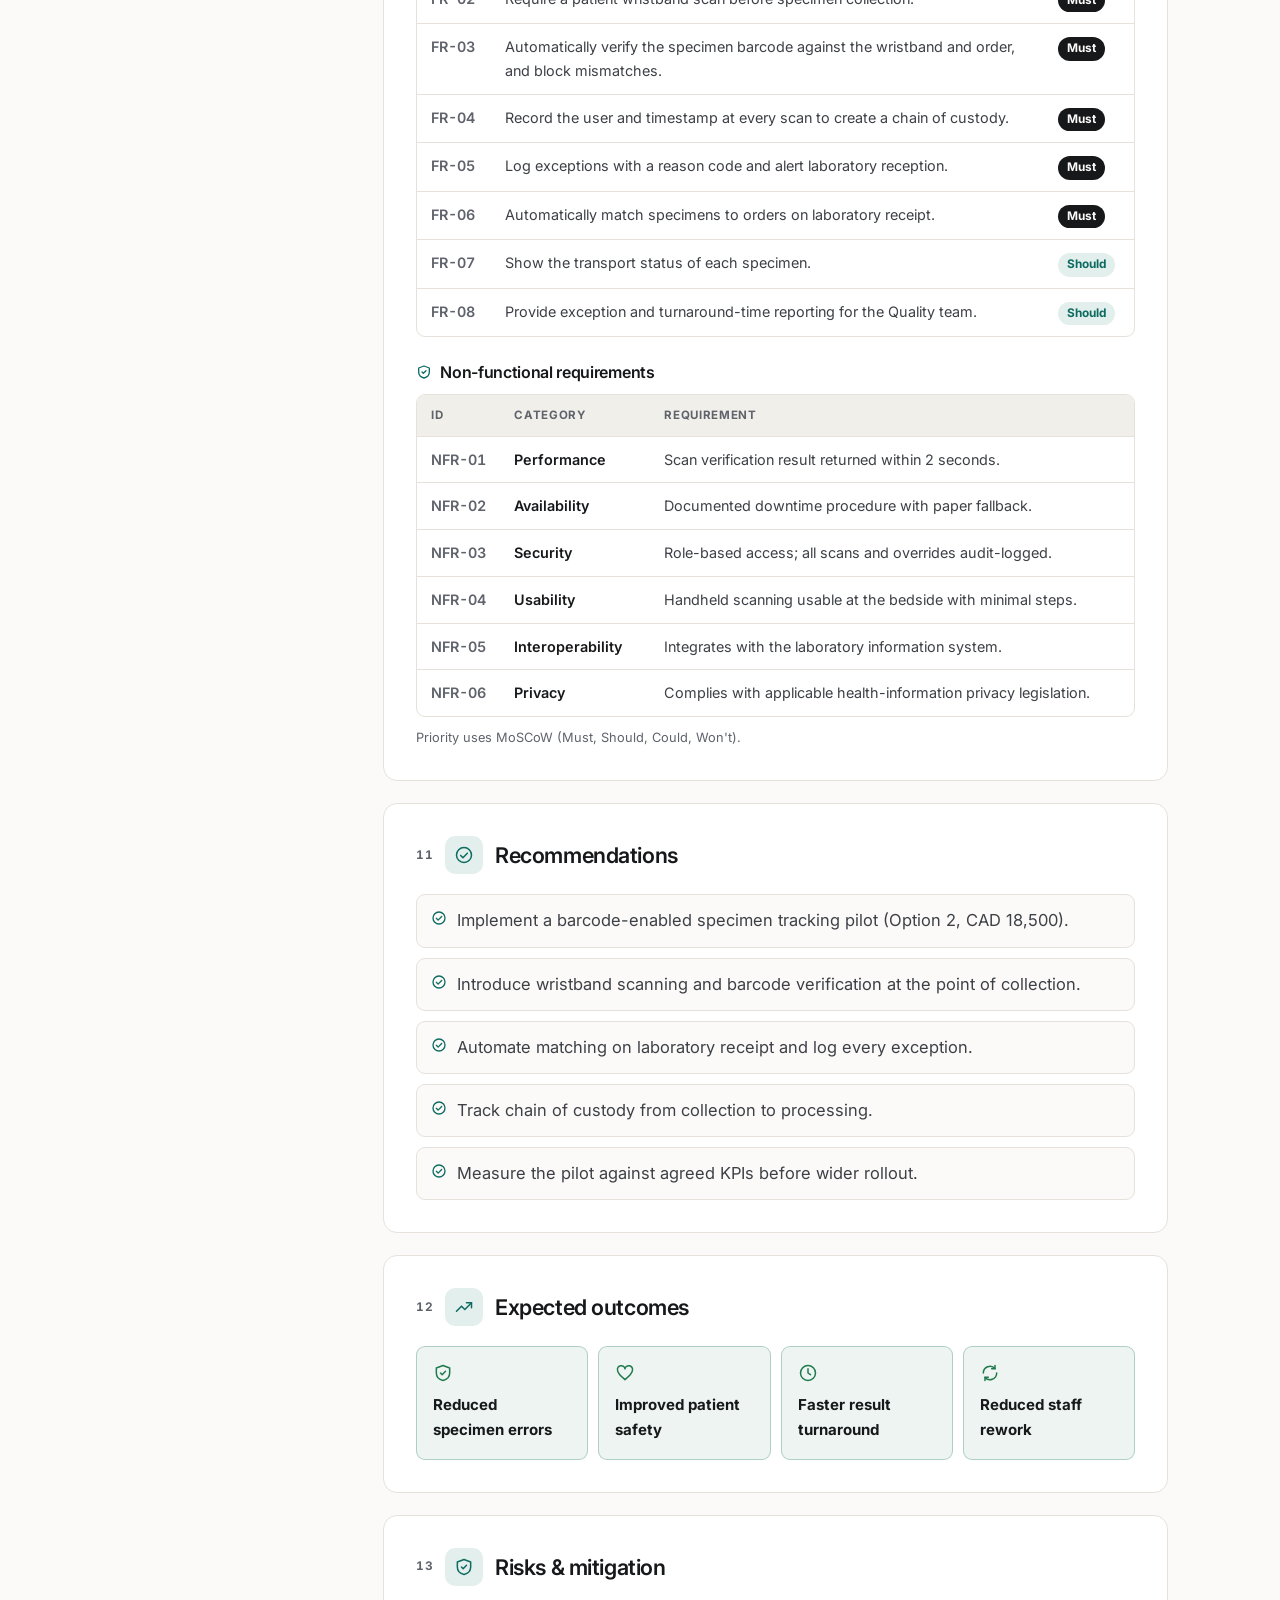
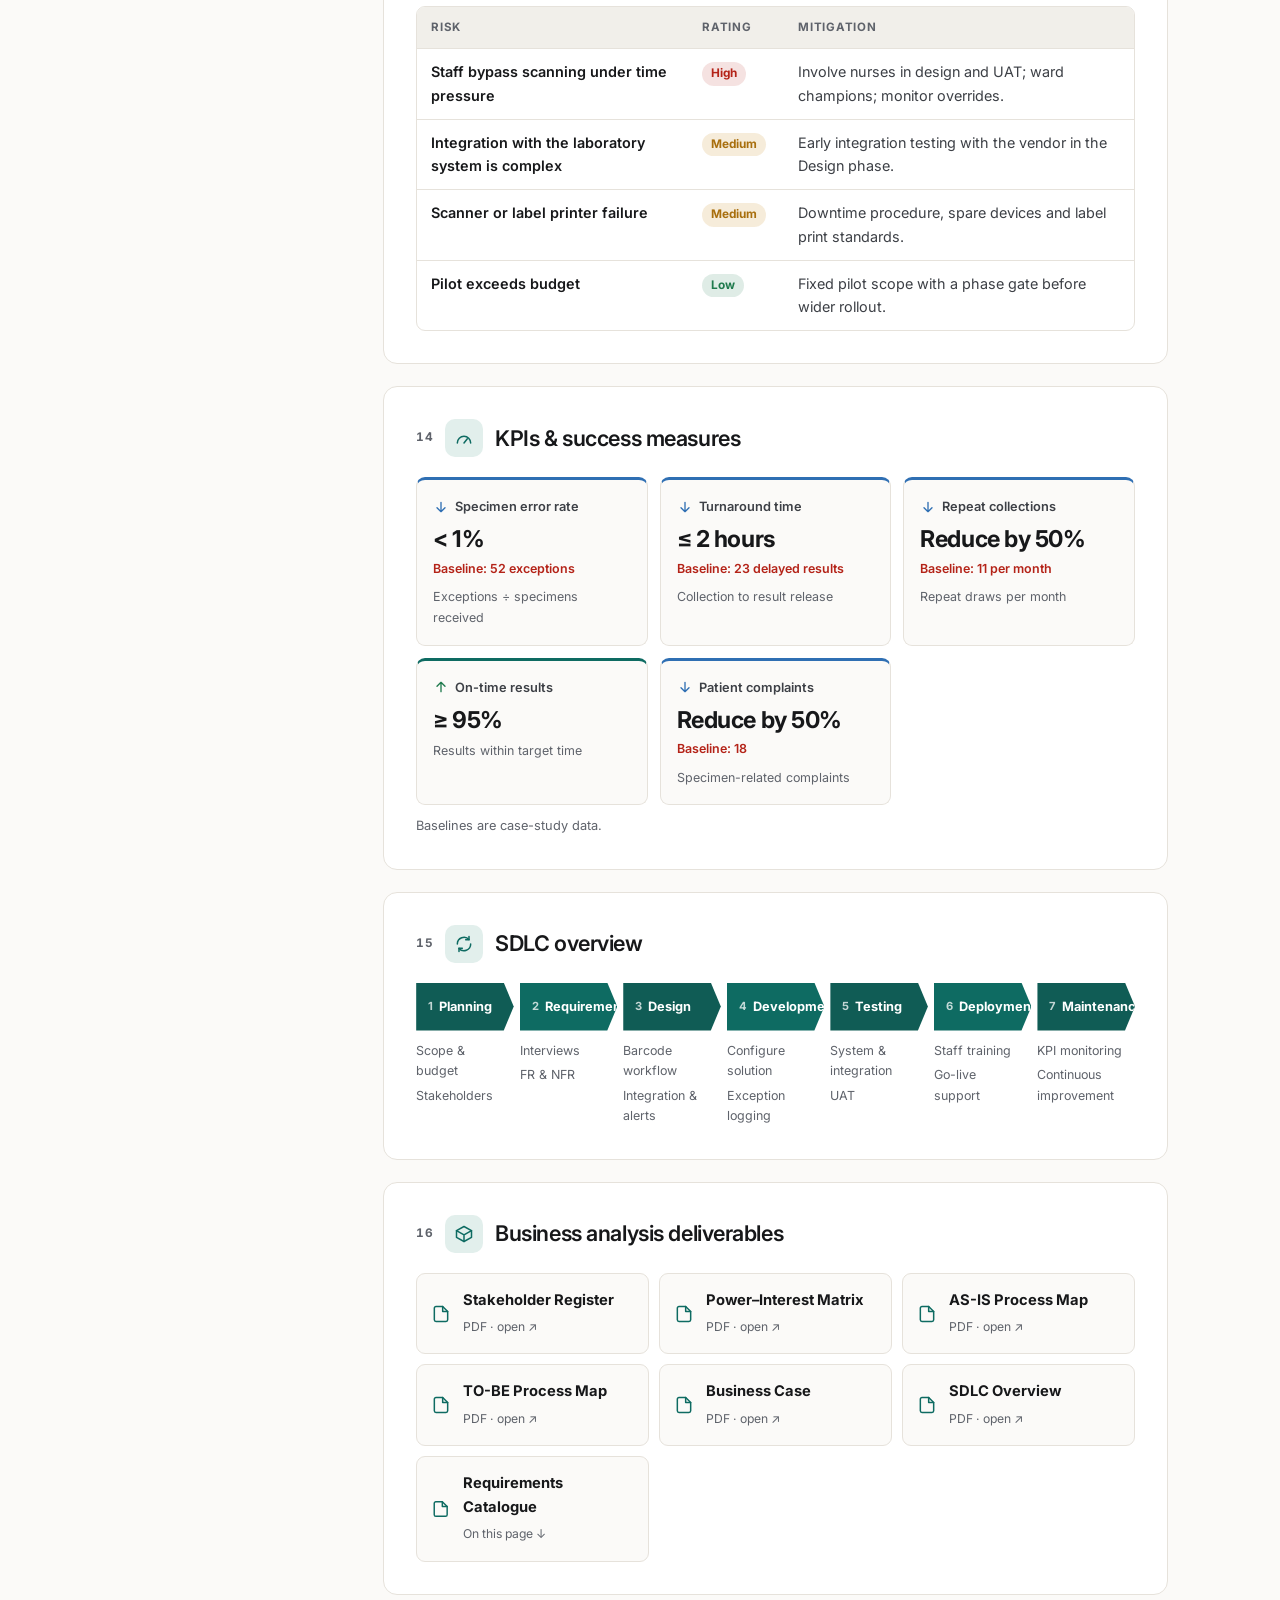
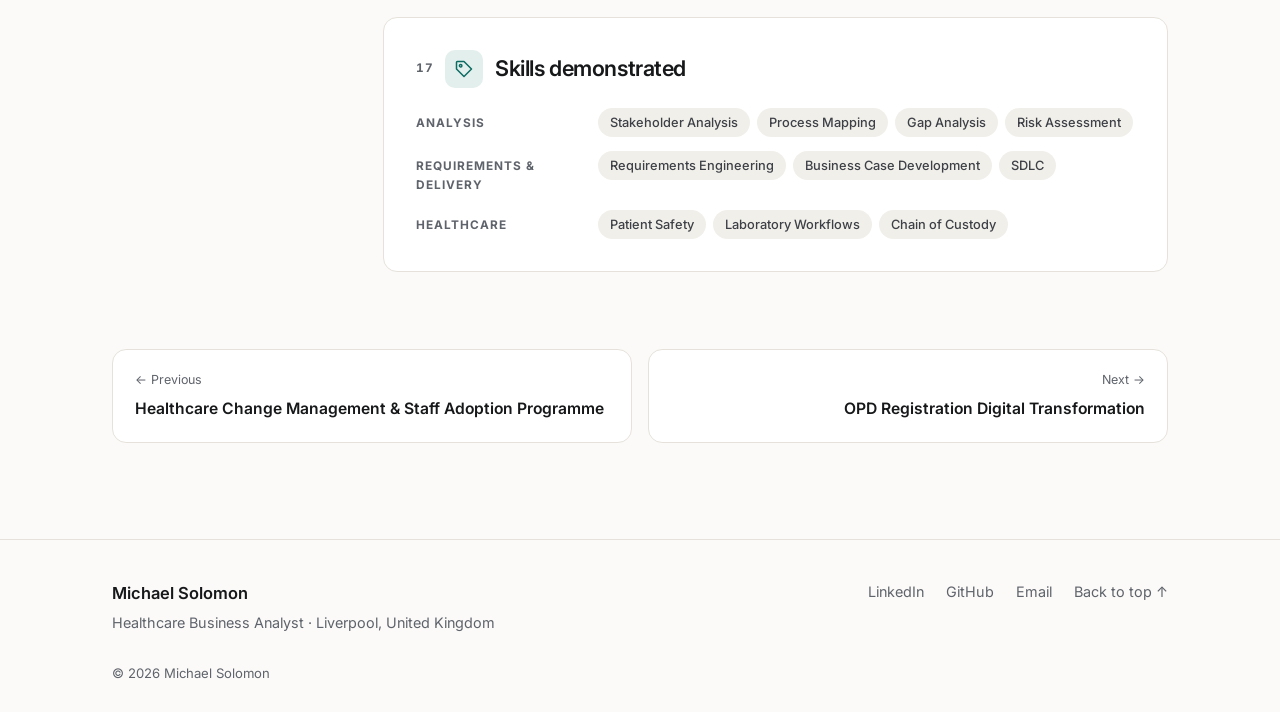
<file: projects/case-study.html>
<!DOCTYPE html>
<html lang="en-GB">
<head>
  <meta charset="UTF-8">
  <meta name="viewport" content="width=device-width, initial-scale=1">
  <title>Case Study — Michael Solomon</title>
  <meta name="description" content="Healthcare business analysis case study by Michael Solomon.">
  <meta name="author" content="Michael Solomon">
  <link rel="icon" href="../favicon.ico" sizes="any">
  <link rel="icon" href="../assets/images/favicon.svg" type="image/svg+xml">
  <link rel="apple-touch-icon" href="../assets/images/apple-touch-icon.png">
  <meta name="theme-color" content="#fbfaf8" media="(prefers-color-scheme: light)">
  <meta name="theme-color" content="#0e1012" media="(prefers-color-scheme: dark)">
  <script>try{var t=localStorage.getItem('theme');if(t)document.documentElement.setAttribute('data-theme',t);}catch(e){}</script>
  <link rel="preconnect" href="https://fonts.googleapis.com">
  <link rel="preconnect" href="https://fonts.gstatic.com" crossorigin>
  <link href="https://fonts.googleapis.com/css2?family=Inter:wght@400;500;600;700&family=Instrument+Serif:ital@0;1&display=swap" rel="stylesheet">
  <link rel="stylesheet" href="../assets/css/style.css?v=20261025a">
</head>
<body data-root="../" data-page="case-study">
  <a class="skip-link" href="#main">Skip to content</a>
  <header class="site-header" id="top">
    <div class="container nav-wrap">
      <a class="brand" href="../index.html" aria-label="Michael Solomon — home">
        <span class="brand-mark" aria-hidden="true">MS</span>
        <span class="brand-name" data-field="name">Michael Solomon</span>
      </a>

      <nav class="nav" id="site-nav" aria-label="Main">
        <ul class="nav-links">
          <li><a href="../index.html">Home</a></li>
          <li><a href="../index.html#about">About</a></li>
          <li><a href="../index.html#skills">Skills</a></li>
          <li><a href="../index.html#experience">Experience</a></li>
          <li><a href="../index.html#projects">Projects</a></li>
          <li><a href="../index.html#insights">Insights</a></li>
          <li><a href="../index.html#contact">Contact</a></li>
        </ul>
        <div class="nav-mobile-extra">
          <a class="btn btn-primary btn-block" data-href="resume" target="_blank" rel="noopener" data-field="resumeButtonText">View CV</a>
          <div class="social-row">
            <a data-href="linkedin" target="_blank" rel="noopener">LinkedIn</a>
            <a data-href="github" target="_blank" rel="noopener">GitHub</a>
          </div>
        </div>
      </nav>

      <div class="nav-actions">
        <a class="icon-btn hide-sm" data-href="linkedin" target="_blank" rel="noopener" aria-label="LinkedIn profile">
          <svg viewBox="0 0 24 24" aria-hidden="true"><path d="M4.98 3.5a2.5 2.5 0 1 1 0 5 2.5 2.5 0 0 1 0-5zM3 9.75h4V21H3zM9.5 9.75h3.8v1.6h.05c.53-1 1.84-2.05 3.78-2.05 4.04 0 4.79 2.66 4.79 6.12V21h-4v-5.02c0-1.2-.02-2.74-1.67-2.74-1.67 0-1.93 1.3-1.93 2.65V21h-4z"/></svg>
        </a>
        <a class="icon-btn hide-sm" data-href="github" target="_blank" rel="noopener" aria-label="GitHub profile">
          <svg viewBox="0 0 24 24" aria-hidden="true"><path d="M12 2a10 10 0 0 0-3.16 19.49c.5.09.68-.22.68-.48v-1.7c-2.78.6-3.37-1.34-3.37-1.34-.45-1.16-1.11-1.47-1.11-1.47-.91-.62.07-.6.07-.6 1 .07 1.53 1.03 1.53 1.03.9 1.52 2.34 1.08 2.91.83.09-.65.35-1.08.63-1.33-2.22-.25-4.55-1.11-4.55-4.94 0-1.09.39-1.98 1.03-2.68-.1-.25-.45-1.27.1-2.65 0 0 .84-.27 2.75 1.02a9.56 9.56 0 0 1 5 0c1.91-1.29 2.75-1.02 2.75-1.02.55 1.38.2 2.4.1 2.65.64.7 1.03 1.59 1.03 2.68 0 3.84-2.34 4.68-4.57 4.93.36.31.68.92.68 1.85v2.74c0 .27.18.58.69.48A10 10 0 0 0 12 2z"/></svg>
        </a>
        <button class="icon-btn" id="theme-toggle" type="button" aria-label="Switch colour theme">
          <svg class="i-sun" viewBox="0 0 24 24" aria-hidden="true"><circle cx="12" cy="12" r="4.2"/><path d="M12 2v2.5M12 19.5V22M4.2 4.2l1.8 1.8M18 18l1.8 1.8M2 12h2.5M19.5 12H22M4.2 19.8 6 18M18 6l1.8-1.8"/></svg>
          <svg class="i-moon" viewBox="0 0 24 24" aria-hidden="true"><path d="M20.5 14.5A8.5 8.5 0 0 1 9.5 3.5a8.5 8.5 0 1 0 11 11z"/></svg>
        </button>
        <a class="btn btn-primary btn-sm hide-sm" data-href="resume" target="_blank" rel="noopener" data-field="resumeButtonText">View CV</a>
        <button class="icon-btn menu-btn" id="menu-toggle" type="button" aria-label="Open menu" aria-expanded="false" aria-controls="site-nav">
          <span></span><span></span>
        </button>
      </div>
    </div>
  </header>

  <main id="main">
    <div id="case-study"><p class="container" style="padding:80px 0">Loading case study…</p></div>
  </main>

  <footer class="site-footer">
    <div class="container footer-wrap">
      <div>
        <p class="footer-name" data-field="name">Michael Solomon</p>
        <p class="footer-meta"><span data-field="footerTitle">Healthcare Business Analyst</span> · <span data-field="location"></span></p>
      </div>
      <ul class="footer-links">
        <li><a data-href="linkedin" target="_blank" rel="noopener">LinkedIn</a></li>
        <li><a data-href="github" target="_blank" rel="noopener">GitHub</a></li>
        <li><a data-href="emailLink">Email</a></li>
        <li><a href="#top">Back to top ↑</a></li>
      </ul>
    </div>
    <div class="container"><p class="copyright">© <span id="year">2026</span> <span data-field="name">Michael Solomon</span></p></div>
  </footer>

  <script src="../assets/js/data.js?v=20261025a"></script>
  <script src="../assets/js/case-studies.js?v=20261025a"></script>
  <script src="../assets/js/script.js?v=20261025a"></script>
</body>
</html>
</file>
<file: assets/css/style.css>
/* ==========================================================================
   STYLES — Michael Solomon Portfolio
   --------------------------------------------------------------------------
   COLOURS:  edit the variables in ":root" (light) and the dark blocks below.
   FONTS:    edit --font-sans and --font-serif (and the Google Fonts link in
             each HTML file's <head>).
   ========================================================================== */

/* ---------------------------------------------------------------- TOKENS */
:root {
  --font-sans: "Inter", system-ui, -apple-system, "Segoe UI", Roboto, Arial, sans-serif;
  --font-serif: "Instrument Serif", Georgia, "Times New Roman", serif;

  --bg: #fbfaf8;
  --bg-alt: #f4f2ee;
  --surface: #ffffff;
  --surface-2: #f1efea;
  --text: #17181a;
  --text-2: #3d4046;
  --muted: #5f636b;
  --border: #e6e2db;
  --border-strong: #d4cfc6;
  --accent: #0e6b62;
  --accent-hover: #0a564f;
  --accent-soft: #e2efec;
  --accent2: #2f6fb3;
  --accent3: #7c5cd6;
  --accent-ink: #ffffff;
  --success: #1f7a4d;
  --danger: #b42318;
  --shadow-sm: 0 1px 2px rgba(20, 20, 20, .04), 0 1px 3px rgba(20, 20, 20, .04);
  --shadow-md: 0 8px 24px -10px rgba(20, 30, 30, .16);
  --img-filter: none;

  --radius: 14px;
  --radius-sm: 9px;
  --container: 1120px;
  --header-h: 68px;
  --ease: cubic-bezier(.2, .7, .2, 1);
  color-scheme: light;
}

@media (prefers-color-scheme: dark) {
  :root:not([data-theme="light"]) {
    --bg: #0e1012; --bg-alt: #121518; --surface: #16191c; --surface-2: #1c2024;
    --text: #ecebe8; --text-2: #c9c8c4; --muted: #9a9ea6;
    --border: #262a2f; --border-strong: #343940;
    --accent: #5fb8ac; --accent2: #7ba7e0; --accent3: #a48af0; --accent-hover: #7cc9be; --accent-soft: #15302d; --accent-ink: #0b1514;
    --success: #4fbf86; --danger: #f2877d;
    --shadow-sm: none; --shadow-md: 0 10px 30px -12px rgba(0, 0, 0, .6);
    --img-filter: brightness(.86) saturate(.9);
    color-scheme: dark;
  }
}
:root[data-theme="dark"] {
  --bg: #0e1012; --bg-alt: #121518; --surface: #16191c; --surface-2: #1c2024;
  --text: #ecebe8; --text-2: #c9c8c4; --muted: #9a9ea6;
  --border: #262a2f; --border-strong: #343940;
  --accent: #5fb8ac; --accent2: #7ba7e0; --accent3: #a48af0; --accent-hover: #7cc9be; --accent-soft: #15302d; --accent-ink: #0b1514;
  --success: #4fbf86; --danger: #f2877d;
  --shadow-sm: none; --shadow-md: 0 10px 30px -12px rgba(0, 0, 0, .6);
  --img-filter: brightness(.86) saturate(.9);
  color-scheme: dark;
}

/* ---------------------------------------------------------------- BASE */
*, *::before, *::after { box-sizing: border-box; }
html { scroll-behavior: smooth; scroll-padding-top: calc(var(--header-h) + 12px); -webkit-text-size-adjust: 100%; }
body {
  margin: 0; background: var(--bg); color: var(--text);
  font-family: var(--font-sans); font-size: 16.5px; line-height: 1.65;
  -webkit-font-smoothing: antialiased; text-rendering: optimizeLegibility;
  overflow-x: hidden;
  transition: background-color .3s var(--ease), color .3s var(--ease);
}
img, svg { display: block; max-width: 100%; }
a { color: inherit; text-decoration: none; }
p { margin: 0 0 1em; }
h1, h2, h3, h4 { margin: 0; line-height: 1.15; letter-spacing: -0.02em; font-weight: 600; }
ul, ol { margin: 0; padding: 0; list-style: none; }
button { font: inherit; color: inherit; }
::selection { background: var(--accent-soft); color: var(--text); }

:focus-visible { outline: 2px solid var(--accent); outline-offset: 3px; border-radius: 6px; }

.container { width: 100%; max-width: var(--container); margin-inline: auto; padding-inline: clamp(16px, 4vw, 32px); }
.skip-link { position: absolute; left: 12px; top: -60px; z-index: 200; background: var(--accent); color: var(--accent-ink); padding: 10px 16px; border-radius: 8px; font-weight: 600; transition: top .2s; }
.skip-link:focus { top: 12px; }
.noscript { text-align: center; padding: 16px; }

/* ---------------------------------------------------------------- BUTTONS */
.btn {
  display: inline-flex; align-items: center; justify-content: center; gap: 8px;
  min-height: 44px; padding: 10px 20px; border-radius: 999px;
  font-weight: 600; font-size: .95rem; letter-spacing: -0.005em;
  border: 1px solid transparent; cursor: pointer;
  transition: background-color .2s var(--ease), border-color .2s var(--ease), color .2s, transform .2s var(--ease);
}
.btn svg { width: 17px; height: 17px; fill: none; stroke: currentColor; stroke-width: 2; stroke-linecap: round; stroke-linejoin: round; }
.btn-primary { background: var(--text); color: var(--bg); }
.btn-primary:hover { background: var(--accent); color: var(--accent-ink); }
.btn-ghost { background: transparent; border-color: var(--border-strong); color: var(--text); }
.btn-ghost:hover { border-color: var(--text); }
.btn-sm { min-height: 38px; padding: 7px 16px; font-size: .88rem; }
.btn-block { width: 100%; }
.btn:active { transform: translateY(1px); }
.btn[aria-disabled="true"] { opacity: .55; pointer-events: none; }

.icon-btn {
  width: 40px; height: 40px; display: inline-grid; place-items: center;
  border-radius: 999px; border: 1px solid transparent; background: transparent; cursor: pointer; color: var(--text-2);
  transition: background-color .2s, color .2s, border-color .2s;
}
.icon-btn:hover { background: var(--surface-2); color: var(--text); }
.icon-btn svg { width: 19px; height: 19px; fill: currentColor; }
#theme-toggle svg { fill: none; stroke: currentColor; stroke-width: 1.8; stroke-linecap: round; }
.i-moon { display: none !important; }
:root[data-theme="dark"] .i-sun { display: none !important; }
:root[data-theme="dark"] .i-moon { display: block !important; }
@media (prefers-color-scheme: dark) {
  :root:not([data-theme="light"]) .i-sun { display: none !important; }
  :root:not([data-theme="light"]) .i-moon { display: block !important; }
}

/* ---------------------------------------------------------------- HEADER */
.site-header {
  position: sticky; top: 0; z-index: 100; height: var(--header-h);
  background: color-mix(in srgb, var(--bg) 82%, transparent);
  backdrop-filter: saturate(160%) blur(12px); -webkit-backdrop-filter: saturate(160%) blur(12px);
  border-bottom: 1px solid transparent;
  transition: border-color .3s, background-color .3s;
}
.site-header.scrolled { border-bottom-color: var(--border); }
.nav-wrap { height: 100%; display: flex; align-items: center; gap: 20px; }
.brand { display: inline-flex; align-items: center; gap: 10px; font-weight: 600; letter-spacing: -0.01em; flex-shrink: 0; }
.brand-mark {
  width: 32px; height: 32px; display: grid; place-items: center; border-radius: 9px;
  background: var(--accent); color: var(--accent-ink); font-size: .78rem; font-weight: 700; letter-spacing: .02em;
}
.nav { margin-left: auto; }
.nav-links { display: flex; gap: 2px; }
.nav-links a {
  display: block; padding: 7px 12px; border-radius: 999px; font-size: .9rem; color: var(--muted); font-weight: 500;
  transition: color .2s, background-color .2s;
}
.nav-links a:hover { color: var(--text); }
.nav-links a.active { color: var(--text); background: var(--surface-2); }
.nav-actions { display: flex; align-items: center; gap: 4px; }
.nav-actions .btn { margin-left: 8px; }
.nav-mobile-extra { display: none; }
.menu-btn { display: none; position: relative; }
.menu-btn span { position: absolute; left: 11px; right: 11px; height: 1.7px; background: currentColor; border-radius: 2px; transition: transform .25s var(--ease), top .25s var(--ease); }
.menu-btn span:first-child { top: 15px; }
.menu-btn span:last-child { top: 23px; }
.menu-open .menu-btn span:first-child { top: 19px; transform: rotate(45deg); }
.menu-open .menu-btn span:last-child { top: 19px; transform: rotate(-45deg); }

@media (max-width: 1040px) { .hide-sm { display: none !important; } }
@media (max-width: 900px) {
  .menu-btn { display: inline-grid; }
  .nav {
    position: fixed; inset: var(--header-h) 0 auto 0; margin: 0;
    background: var(--bg); border-bottom: 1px solid var(--border);
    padding: 12px clamp(16px, 4vw, 32px) 24px;
    max-height: calc(100dvh - var(--header-h)); overflow-y: auto;
    opacity: 0; visibility: hidden; transform: translateY(-8px);
    transition: opacity .25s var(--ease), transform .25s var(--ease), visibility .25s;
  }
  .menu-open .nav { opacity: 1; visibility: visible; transform: none; }
  .nav-links { flex-direction: column; gap: 0; }
  .nav-links a { padding: 13px 4px; font-size: 1.05rem; border-radius: 0; border-bottom: 1px solid var(--border); color: var(--text); }
  .nav-links a.active { background: none; color: var(--accent); }
  .nav-mobile-extra { display: block; margin-top: 20px; }
  .nav-mobile-extra .social-row { display: flex; gap: 20px; justify-content: center; margin-top: 16px; color: var(--muted); font-size: .95rem; }
  .nav-actions { margin-left: auto; }
  .nav { margin-left: 0; }
}
@media (max-width: 380px) { .brand-name { display: none; } }

/* ---------------------------------------------------------------- HERO */
.hero { position: relative; overflow: hidden; padding: clamp(48px, 7vw, 96px) 0 clamp(48px, 6vw, 80px); }
.hero-grid { position: relative; z-index: 1; display: grid; grid-template-columns: minmax(0, 1.6fr) minmax(0, 1fr); gap: clamp(32px, 5vw, 64px); align-items: center; }
.hero-copy { container-type: inline-size; min-width: 0; }

/* drifting background blobs */
.blob { position: absolute; z-index: 0; border-radius: 50%; filter: blur(70px); opacity: .3; pointer-events: none; animation: drift 14s ease-in-out infinite alternate; }
.b1 { width: 340px; height: 340px; background: var(--accent); top: -80px; right: 6%; }
.b2 { width: 280px; height: 280px; background: var(--accent2); bottom: -60px; left: -40px; animation-delay: -6s; }
@keyframes drift { to { transform: translate(40px, 30px) scale(1.15); } }

/* status pill with pulsing dot */
.status-pill {
  display: inline-flex; align-items: center; gap: 9px; margin: 0 0 20px; padding: 6px 14px;
  border: 1px solid var(--border); border-radius: 999px; background: var(--surface);
  font-size: .82rem; font-weight: 600; color: var(--text-2);
}
.status-pill i { width: 8px; height: 8px; border-radius: 50%; background: #22c55e; box-shadow: 0 0 0 0 #22c55e88; animation: pulse 1.8s infinite; flex-shrink: 0; }
@keyframes pulse { 70% { box-shadow: 0 0 0 9px #22c55e00; } 100% { box-shadow: 0 0 0 0 #22c55e00; } }

/* name: letters rise in one by one */
.hero-name { font-size: clamp(2.2rem, 6vw, 4.4rem); font-size: clamp(2.1rem, 11cqw, 4.6rem); font-weight: 700; letter-spacing: -0.035em; line-height: 1.05; white-space: nowrap; }
.hero-name .w { display: inline-block; white-space: nowrap; }
.hero-name .ch { display: inline-block; opacity: 0; transform: translateY(.7em) rotate(6deg); animation: rise .6s cubic-bezier(.2, .8, .2, 1) forwards; }
@keyframes rise { to { opacity: 1; transform: none; } }

.hero-aka { margin: 10px 0 0; color: var(--muted); font-size: .92rem; }
.hero-title { margin: 14px 0 0; color: var(--accent); font-weight: 600; font-size: clamp(1rem, 1.6vw, 1.1rem); max-width: 36em; }

/* typewriter line */
.typed-line { margin: 20px 0 0; font-size: clamp(1.25rem, 2.6vw, 1.7rem); font-weight: 600; letter-spacing: -0.02em; line-height: 1.3; min-height: 2.6em; }
.typed { background: linear-gradient(90deg, var(--accent), var(--accent2)); -webkit-background-clip: text; background-clip: text; color: transparent; }
.typed-fade { display: inline-block; transition: opacity .45s ease !important; transition-duration: .45s !important; }
.typed-fade.is-out { opacity: 0; }
.cursor { color: var(--accent2); font-weight: 400; margin-left: 2px; animation: blink 1s step-end infinite; }
@keyframes blink { 50% { opacity: 0; } }

.hero-intro { margin: 10px 0 0; color: var(--muted); max-width: 38rem; }
.hero-cta { display: flex; flex-wrap: wrap; gap: 12px; margin-top: 28px; }
.hero-links { display: flex; flex-wrap: wrap; gap: 6px 22px; margin-top: 22px; font-size: .9rem; color: var(--muted); }
.hero-links a { border-bottom: 1px solid transparent; transition: color .2s, border-color .2s; overflow-wrap: anywhere; }
.hero-links a:hover { color: var(--text); border-color: var(--border-strong); }

/* stats card under the photo */
.hero-visual { justify-self: center; width: min(360px, 100%); display: flex; flex-direction: column; align-items: center; gap: 34px; }
.hero-stats {
  width: 100%; margin: 0; display: grid; grid-template-columns: repeat(3, 1fr);
  background: var(--surface); border: 1px solid var(--border); border-radius: var(--radius); box-shadow: var(--shadow-md);
  position: relative; z-index: 2;
}
.hero-stats div { padding: 14px 10px; text-align: center; }
.hero-stats div + div { border-left: 1px solid var(--border); }
.hero-stats dt { font-size: 1.4rem; font-weight: 700; letter-spacing: -0.02em; line-height: 1.15; }
.hero-stats dd { margin: 3px 0 0; font-size: .76rem; color: var(--muted); line-height: 1.3; }

/* circular photo with spinning gradient ring + floating tags */
.avatar-wrap { position: relative; width: min(320px, 70vw); aspect-ratio: 1; margin: 0; }
.avatar-ring {
  position: absolute; inset: 0; border-radius: 50%; padding: 7px;
  background: conic-gradient(from 0deg, var(--accent), var(--accent2), var(--accent3), var(--accent));
  animation: spin 8s linear infinite;
}
.avatar-ring::after { content: ""; position: absolute; inset: 7px; border-radius: 50%; background: var(--bg); }
@keyframes spin { to { transform: rotate(360deg); } }
.photo {
  position: absolute; inset: 14px; z-index: 1; width: calc(100% - 28px); height: calc(100% - 28px);
  border-radius: 50%; object-fit: cover; object-position: 50% 14%; filter: var(--img-filter);
  animation: float 5s ease-in-out infinite;
}
@keyframes float { 50% { transform: translateY(-6px); } }
.tag-float {
  position: absolute; z-index: 2; white-space: nowrap;
  background: var(--surface); border: 1px solid var(--border); box-shadow: var(--shadow-md);
  border-radius: 999px; padding: 6px 13px; font-size: .78rem; font-weight: 700;
  animation: float 4s ease-in-out infinite;
}
.tag-float:empty { display: none; }
.t1 { top: 4%; right: -6%; color: var(--accent); }
.t2 { bottom: 16%; left: -12%; color: var(--accent2); animation-delay: -1.5s; }
.t3 { bottom: -3%; right: 4%; color: var(--text-2); animation-delay: -3s; }

/* cursor glow (desktop only) */
#glow {
  position: fixed; left: 0; top: 0; z-index: 0; width: 520px; height: 520px; border-radius: 50%; pointer-events: none;
  background: radial-gradient(circle, color-mix(in srgb, var(--accent) 16%, transparent), transparent 65%);
  transform: translate(-50%, -50%); opacity: 0; transition: opacity .4s;
}
#glow.on { opacity: 1; }
main, .site-footer { position: relative; }
.section, .marquee, .site-footer { z-index: 1; }

/* scrolling marquee strip */
.marquee { position: relative; overflow: hidden; padding: 15px 0; background: var(--surface); border-block: 1px solid var(--border); }
.track { display: flex; gap: 0; width: max-content; animation: scroll 32s linear infinite; }
.marquee:hover .track { animation-play-state: paused; }
.track span { white-space: nowrap; font-weight: 600; color: var(--muted); padding-right: 40px; }
.track span::before { content: "✦"; color: var(--accent); margin-right: 40px; }
@keyframes scroll { to { transform: translateX(-50%); } }

.highlights {
  margin-top: clamp(40px, 6vw, 64px); display: grid; grid-template-columns: repeat(3, 1fr);
  border-top: 1px solid var(--border); border-left: 1px solid var(--border);
}
.highlights li {
  display: flex; align-items: center; gap: 12px; padding: 16px 18px; font-size: .92rem; font-weight: 500; color: var(--text-2);
  border-right: 1px solid var(--border); border-bottom: 1px solid var(--border);
}
.highlights svg { width: 20px; height: 20px; flex-shrink: 0; color: var(--accent); fill: none; stroke: currentColor; stroke-width: 2; stroke-linecap: round; stroke-linejoin: round; }

@media (max-width: 820px) {
  .hero-grid { grid-template-columns: 1fr; gap: 36px; }
  .hero-visual { order: -1; justify-self: start; align-items: flex-start; gap: 26px; width: 100%; max-width: 380px; }
  .avatar-wrap { width: 220px; margin-left: 12px; }
  .t1 { top: 8%; right: auto; left: 84%; }
  .t2 { bottom: auto; top: 44%; left: 100%; }
  .t3 { bottom: 6%; right: auto; left: 82%; }
  .highlights { grid-template-columns: repeat(2, 1fr); }
  .blob { opacity: .22; }
}
@media (max-width: 560px) {
  .highlights { grid-template-columns: 1fr; }
  .hero-cta .btn { flex: 1 1 auto; }
  .avatar-wrap { width: 180px; }
  .status-pill { font-size: .74rem; white-space: nowrap; padding: 6px 12px; gap: 7px; }
  .tag-float { font-size: .72rem; padding: 5px 11px; }
}

/* ---------------------------------------------------------------- SECTIONS */
.section { padding: clamp(64px, 9vw, 112px) 0; }
.section-alt { background: var(--bg-alt); border-block: 1px solid var(--border); }
.section-head { max-width: 720px; margin-bottom: clamp(32px, 5vw, 52px); }
.section-label { margin: 0 0 12px; font-size: .78rem; font-weight: 600; letter-spacing: .1em; text-transform: uppercase; color: var(--accent); }
.section-head h2, .contact-copy h2 { font-size: clamp(1.8rem, 3.6vw, 2.6rem); letter-spacing: -0.03em; }
.section-sub { margin: 14px 0 0; color: var(--muted); font-size: 1.02rem; max-width: 40em; }
.sub-title { font-size: 1.1rem; margin-bottom: 18px; }
.center-row { display: flex; justify-content: center; margin-top: 36px; }

.chip {
  display: inline-flex; align-items: center; gap: 6px; padding: 4px 11px; border-radius: 999px;
  font-size: .8rem; font-weight: 500; line-height: 1.5; color: var(--text-2);
  background: var(--surface); border: 1px solid var(--border);
}
.chip-soft { background: var(--surface-2); border-color: transparent; }
.chip .tag { font-size: .68rem; text-transform: uppercase; letter-spacing: .06em; color: var(--accent); font-weight: 600; }
.chips { display: flex; flex-wrap: wrap; gap: 7px; }

.card {
  background: var(--surface); border: 1px solid var(--border); border-radius: var(--radius);
  transition: border-color .25s var(--ease), box-shadow .25s var(--ease), transform .25s var(--ease);
}

/* ---------------------------------------------------------------- ABOUT */
.about-grid { display: grid; grid-template-columns: 1.3fr 1fr; gap: clamp(32px, 6vw, 72px); align-items: start; }
.about-copy .lead { font-size: 1.15rem; color: var(--text); line-height: 1.6; }
.about-copy p { color: var(--text-2); }
.pillars { display: grid; gap: 14px; }
.pillars li { padding: 22px 22px 20px; }
.pillars .num { font-size: .75rem; font-weight: 600; color: var(--accent); letter-spacing: .08em; }
.pillars h3 { font-size: 1.05rem; margin: 6px 0 6px; }
.pillars p { margin: 0; color: var(--muted); font-size: .94rem; }
@media (max-width: 860px) { .about-grid { grid-template-columns: 1fr; } }

/* ---------------------------------------------------------------- SKILLS */
.competency-grid { display: grid; grid-template-columns: repeat(6, 1fr); gap: 16px; }
.competency { padding: 24px; grid-column: span 2; }
.competency:nth-child(1) { grid-column: span 3; }
.competency:nth-child(2) { grid-column: span 3; }
.competency-head { display: flex; align-items: center; gap: 12px; margin-bottom: 16px; }
.competency-icon { width: 36px; height: 36px; border-radius: 10px; display: grid; place-items: center; background: var(--accent-soft); color: var(--accent); }
.competency-icon svg { width: 19px; height: 19px; fill: none; stroke: currentColor; stroke-width: 1.8; stroke-linecap: round; stroke-linejoin: round; }
.competency h3 { font-size: 1.02rem; }
.competency .count { margin-left: auto; font-size: .78rem; color: var(--muted); }
@media (max-width: 980px) { .competency, .competency:nth-child(1), .competency:nth-child(2) { grid-column: span 3; } }
@media (max-width: 640px) { .competency-grid { grid-template-columns: 1fr; } .competency, .competency:nth-child(1), .competency:nth-child(2) { grid-column: auto; } }

.matrix-wrap { margin-top: 48px; }
.matrix { display: grid; grid-template-columns: repeat(4, 1fr); border: 1px solid var(--border); border-radius: var(--radius); overflow: hidden; background: var(--surface); }
.matrix-col { padding: 22px 22px 24px; }
.matrix-col + .matrix-col { border-left: 1px solid var(--border); }
.matrix-col h4 { font-size: .78rem; text-transform: uppercase; letter-spacing: .09em; color: var(--accent); margin-bottom: 14px; }
.matrix-col li { padding: 7px 0; border-top: 1px dashed var(--border); font-size: .93rem; color: var(--text-2); display: flex; gap: 10px; align-items: baseline; }
.matrix-col li:first-child { border-top: 0; }
.matrix-col li::before { content: ""; width: 5px; height: 5px; border-radius: 50%; background: var(--accent); flex-shrink: 0; transform: translateY(-2px); }
@media (max-width: 860px) {
  .matrix { grid-template-columns: repeat(2, 1fr); }
  .matrix-col:nth-child(3) { border-left: 0; }
  .matrix-col:nth-child(n+3) { border-top: 1px solid var(--border); }
}
@media (max-width: 520px) {
  .matrix { grid-template-columns: 1fr; }
  .matrix-col + .matrix-col { border-left: 0; border-top: 1px solid var(--border); }
}

/* ---------------------------------------------------------------- EXPERIENCE */
.journey { display: flex; flex-wrap: wrap; gap: 8px; margin-bottom: 44px; counter-reset: j; }
.journey li { display: flex; align-items: center; gap: 8px; font-size: .88rem; font-weight: 500; color: var(--text-2); }
.journey li span { padding: 7px 14px; border-radius: 999px; background: var(--surface); border: 1px solid var(--border); }
.journey li:last-child span { background: var(--accent-soft); border-color: transparent; color: var(--accent); }
.journey li + li::before { content: "→"; color: var(--muted); }

.timeline { position: relative; display: grid; gap: 18px; }
.timeline::before { content: ""; position: absolute; left: 7px; top: 10px; bottom: 10px; width: 1px; background: var(--border-strong); }
.tl-item { position: relative; padding-left: 40px; }
.tl-dot { position: absolute; left: 0; top: 28px; width: 15px; height: 15px; border-radius: 50%; background: var(--bg); border: 2px solid var(--accent); }
.tl-item:first-child .tl-dot { background: var(--accent); }
.tl-card { padding: 26px 28px; }
.tl-card:hover { border-color: var(--border-strong); box-shadow: var(--shadow-md); }
.tl-top { display: flex; flex-wrap: wrap; justify-content: space-between; gap: 6px 20px; align-items: baseline; }
.tl-role { font-size: 1.12rem; }
.tl-company { margin: 4px 0 0; color: var(--accent); font-weight: 500; font-size: .95rem; }
.tl-date { font-size: .84rem; color: var(--muted); white-space: nowrap; }
.tl-summary { margin: 14px 0 0; color: var(--text-2); }
.tl-list-title { margin: 16px 0 6px; font-size: .78rem; text-transform: uppercase; letter-spacing: .08em; color: var(--muted); font-weight: 600; }
.tl-list { display: grid; gap: 6px; margin-top: 14px; }
.tl-list-title + .tl-list { margin-top: 0; }
.tl-list li { position: relative; padding-left: 18px; color: var(--text-2); font-size: .95rem; }
.tl-list li::before { content: ""; position: absolute; left: 2px; top: .7em; width: 6px; height: 1.5px; background: var(--accent); }
.tl-card .chips { margin-top: 18px; }
.tl-toggle { margin-top: 10px; background: none; border: 0; padding: 4px 0; color: var(--accent); font-weight: 600; font-size: .88rem; cursor: pointer; }
.tl-list li.is-extra { display: none; }
.tl-card.expanded .tl-list li.is-extra { display: list-item; list-style: none; }
@media (max-width: 560px) { .tl-card { padding: 20px; } .tl-item { padding-left: 30px; } }

/* ---------------------------------------------------------------- PROJECTS */
.project-grid { display: grid; grid-template-columns: repeat(3, 1fr); gap: 20px; }
.project-card { display: flex; flex-direction: column; overflow: hidden; }
.project-card:hover { transform: translateY(-4px); box-shadow: var(--shadow-md); border-color: var(--border-strong); }
.project-thumb { aspect-ratio: 16 / 10; overflow: hidden; background: var(--surface-2); border-bottom: 1px solid var(--border); }
.project-thumb img { width: 100%; height: 100%; object-fit: cover; filter: var(--img-filter); transition: transform .5s var(--ease); }
.project-card:hover .project-thumb img { transform: scale(1.035); }
.project-body { padding: 22px 22px 24px; display: flex; flex-direction: column; flex: 1; }
.project-meta { display: flex; flex-wrap: wrap; align-items: center; gap: 8px; margin-bottom: 12px; }
.project-cat { font-size: .74rem; font-weight: 600; letter-spacing: .08em; text-transform: uppercase; color: var(--accent); }
.project-num { margin-left: auto; font-size: .78rem; color: var(--muted); font-variant-numeric: tabular-nums; }
.project-card h3 { font-size: 1.1rem; line-height: 1.3; }
.project-card h3 a::after { content: ""; position: absolute; inset: 0; }
.project-card { position: relative; }
.project-desc { margin: 10px 0 16px; color: var(--muted); font-size: .93rem; }
.project-sub { font-size: .72rem; text-transform: uppercase; letter-spacing: .08em; font-weight: 600; color: var(--muted); margin: 0 0 8px; }
.project-card .chips { margin-bottom: 20px; }
.project-link { margin-top: auto; display: inline-flex; align-items: center; gap: 6px; font-weight: 600; font-size: .9rem; color: var(--text); }
.project-link svg { width: 16px; height: 16px; fill: none; stroke: currentColor; stroke-width: 2; transition: transform .25s var(--ease); }
.project-card:hover .project-link { color: var(--accent); }
.project-card:hover .project-link svg { transform: translateX(3px); }
.project-context { font-size: .78rem; color: var(--muted); }
@media (max-width: 980px) { .project-grid { grid-template-columns: repeat(2, 1fr); } }
@media (max-width: 620px) { .project-grid { grid-template-columns: 1fr; } }

/* ---------------------------------------------------------------- ARTEFACTS */
.artefact-grid { display: grid; grid-template-columns: repeat(3, 1fr); gap: 16px; }
.artefact { padding: 22px; display: flex; flex-direction: column; gap: 10px; }
.artefact:hover { border-color: var(--border-strong); }
.artefact-top { display: flex; align-items: center; gap: 12px; }
.artefact-icon { width: 40px; height: 46px; border-radius: 7px; border: 1.5px solid var(--border-strong); position: relative; display: grid; place-items: end center; padding-bottom: 6px; font-size: .58rem; font-weight: 700; color: var(--accent); letter-spacing: .04em; flex-shrink: 0; }
.artefact-icon::before { content: ""; position: absolute; top: -1.5px; right: -1.5px; width: 12px; height: 12px; background: var(--bg); border-left: 1.5px solid var(--border-strong); border-bottom: 1.5px solid var(--border-strong); border-bottom-left-radius: 4px; }
.section-alt .artefact-icon::before { background: var(--bg-alt); }
.artefact .artefact-icon::before { background: var(--surface); }
.artefact h3 { font-size: 1rem; }
.artefact .n { font-size: .74rem; color: var(--muted); font-weight: 500; }
.artefact p { margin: 0; color: var(--muted); font-size: .9rem; flex: 1; }
.artefact .btn { align-self: flex-start; margin-top: 6px; }
.soon { display: inline-flex; align-self: flex-start; margin-top: 6px; font-size: .8rem; font-weight: 600; color: var(--muted); padding: 7px 14px; border: 1px dashed var(--border-strong); border-radius: 999px; }
@media (max-width: 900px) { .artefact-grid { grid-template-columns: repeat(2, 1fr); } }
@media (max-width: 560px) { .artefact-grid { grid-template-columns: 1fr; } }

/* ---------------------------------------------------------------- APPROACH */
.approach { display: grid; grid-template-columns: repeat(5, 1fr); gap: 0; border: 1px solid var(--border); border-radius: var(--radius); background: var(--surface); overflow: hidden; }
.approach li { padding: 28px 22px 30px; position: relative; }
.approach li + li { border-left: 1px solid var(--border); }
.approach .q { display: inline-grid; place-items: center; width: 34px; height: 34px; border-radius: 50%; background: var(--accent-soft); color: var(--accent); font-weight: 700; font-size: .85rem; }
.approach h3 { font-size: 1.15rem; margin: 18px 0 6px; }
.approach p { margin: 0; color: var(--muted); font-size: .93rem; }
.approach li:not(:last-child)::after {
  content: ""; position: absolute; right: -6px; top: 40px; width: 11px; height: 11px; z-index: 1;
  background: var(--surface); border-top: 1px solid var(--border); border-right: 1px solid var(--border); transform: rotate(45deg);
}
@media (max-width: 900px) {
  .approach { grid-template-columns: 1fr; }
  .approach li { display: grid; grid-template-columns: 34px 1fr; column-gap: 18px; padding: 22px; }
  .approach li + li { border-left: 0; border-top: 1px solid var(--border); }
  .approach h3 { margin: 4px 0 4px; grid-column: 2; }
  .approach p { grid-column: 2; }
  .approach .q { grid-row: span 2; }
  .approach li:not(:last-child)::after { right: auto; left: 36px; top: auto; bottom: -6px; transform: rotate(135deg); }
}

/* ---------------------------------------------------------------- INSIGHTS */
.filter-bar { display: flex; flex-wrap: wrap; gap: 8px; margin-bottom: 28px; }
.filter-btn { padding: 7px 15px; border-radius: 999px; border: 1px solid var(--border); background: var(--surface); font-size: .86rem; font-weight: 500; color: var(--muted); cursor: pointer; transition: all .2s; min-height: 38px; }
.filter-btn:hover { color: var(--text); border-color: var(--border-strong); }
.filter-btn[aria-pressed="true"] { background: var(--text); color: var(--bg); border-color: var(--text); }
.insight-grid { display: grid; grid-template-columns: repeat(3, 1fr); gap: 16px; }
.insight { position: relative; padding: 24px; display: flex; flex-direction: column; }
.insight:hover { border-color: var(--border-strong); box-shadow: var(--shadow-md); transform: translateY(-3px); }
.insight .meta { display: flex; justify-content: space-between; gap: 10px; font-size: .76rem; color: var(--muted); margin-bottom: 14px; }
.insight .meta span:last-child { white-space: nowrap; }
.insight .cat { color: var(--accent); font-weight: 600; text-transform: uppercase; letter-spacing: .07em; }
.insight h3 { font-size: 1.08rem; line-height: 1.32; }
.insight h3 a::after { content: ""; position: absolute; inset: 0; }
.insight p { margin: 10px 0 18px; color: var(--muted); font-size: .92rem; flex: 1; }
.insight .read { font-size: .86rem; font-weight: 600; display: inline-flex; gap: 6px; align-items: center; }
.insight:hover .read { color: var(--accent); }
.insight[hidden] { display: none; }
@media (max-width: 980px) { .insight-grid { grid-template-columns: repeat(2, 1fr); } }
@media (max-width: 620px) { .insight-grid { grid-template-columns: 1fr; } }

/* ---------------------------------------------------------------- LEARNING */
.learning-grid { display: grid; grid-template-columns: 1.6fr 1fr; gap: 24px; align-items: start; }
.edu { padding: 24px; margin-bottom: 16px; display: flex; gap: 18px; align-items: flex-start; }
.edu-icon { width: 44px; height: 44px; flex-shrink: 0; border-radius: 12px; display: grid; place-items: center; background: var(--accent-soft); color: var(--accent); }
.edu-icon svg { width: 22px; height: 22px; fill: none; stroke: currentColor; stroke-width: 1.8; stroke-linecap: round; stroke-linejoin: round; }
.edu .label { font-size: .74rem; text-transform: uppercase; letter-spacing: .08em; color: var(--muted); font-weight: 600; margin: 0 0 4px; }
.edu h3 { font-size: 1.08rem; }
.edu p { margin: 4px 0 0; color: var(--muted); font-size: .93rem; }
.learning-groups { display: grid; grid-template-columns: repeat(2, 1fr); gap: 16px; }
.learn-group { padding: 22px; }
.learn-group h3 { font-size: .8rem; text-transform: uppercase; letter-spacing: .08em; color: var(--accent); margin-bottom: 12px; }
.learn-group li { padding: 8px 0; border-top: 1px solid var(--border); font-size: .93rem; color: var(--text-2); display: flex; justify-content: space-between; gap: 10px; }
.learn-group li:first-of-type { border-top: 0; padding-top: 0; }
.learn-group .note { font-size: .74rem; color: var(--accent); font-weight: 600; white-space: nowrap; }
.roadmap { position: sticky; top: calc(var(--header-h) + 20px); padding: 26px; background: var(--text); color: var(--bg); border-radius: var(--radius); }
.roadmap .section-label { color: color-mix(in srgb, var(--bg) 70%, transparent); }
.roadmap h3 { font-size: 1.4rem; margin-bottom: 16px; }
.roadmap li { display: flex; gap: 14px; align-items: flex-start; padding: 12px 0; border-top: 1px solid color-mix(in srgb, var(--bg) 18%, transparent); font-size: .95rem; }
.roadmap li span { font-size: .78rem; opacity: .6; font-variant-numeric: tabular-nums; padding-top: 2px; }
@media (max-width: 900px) { .learning-grid { grid-template-columns: 1fr; } .roadmap { position: static; } }
@media (max-width: 600px) { .learning-groups { grid-template-columns: 1fr; } }

/* ---------------------------------------------------------------- CONTACT */
.contact-grid { display: grid; grid-template-columns: 1fr 1.15fr; gap: clamp(32px, 6vw, 72px); align-items: start; }
.contact-list { margin-top: 30px; display: grid; gap: 4px; }
.contact-list a, .contact-list div { display: flex; align-items: center; gap: 14px; padding: 12px 0; border-bottom: 1px solid var(--border); color: var(--text-2); }
.contact-list a:hover { color: var(--accent); }
.contact-list svg { width: 18px; height: 18px; flex-shrink: 0; fill: none; stroke: var(--accent); stroke-width: 1.8; stroke-linecap: round; stroke-linejoin: round; }
.contact-list .v { overflow-wrap: anywhere; }
.contact-list small { display: block; font-size: .74rem; color: var(--muted); text-transform: uppercase; letter-spacing: .07em; }

.contact-form { padding: clamp(22px, 4vw, 34px); background: var(--surface); border: 1px solid var(--border); border-radius: var(--radius); box-shadow: var(--shadow-sm); }
.field-row { display: grid; grid-template-columns: 1fr 1fr; gap: 0 16px; }
.field { margin-bottom: 16px; }
.field label { display: block; font-size: .86rem; font-weight: 600; margin-bottom: 6px; }
.field input, .field textarea {
  width: 100%; padding: 12px 14px; border-radius: var(--radius-sm); border: 1px solid var(--border-strong);
  background: var(--bg); color: var(--text); font: inherit; font-size: 1rem;
  transition: border-color .2s, box-shadow .2s;
}
.field textarea { resize: vertical; min-height: 130px; }
.field input:focus, .field textarea:focus { outline: none; border-color: var(--accent); box-shadow: 0 0 0 3px var(--accent-soft); }
.field.invalid input, .field.invalid textarea { border-color: var(--danger); }
.field-error { margin: 6px 0 0; font-size: .82rem; color: var(--danger); min-height: 0; }
.field-error:empty { display: none; }
.hp { position: absolute !important; left: -9999px !important; width: 1px; height: 1px; opacity: 0; }
.btn-submit { width: 100%; margin-top: 4px; position: relative; }
.btn-submit .spinner { display: none; width: 16px; height: 16px; border-radius: 50%; border: 2px solid currentColor; border-right-color: transparent; animation: spin .7s linear infinite; }
.btn-submit.loading .spinner { display: inline-block; }
.btn-submit.loading { pointer-events: none; opacity: .8; }
@keyframes spin { to { transform: rotate(360deg); } }
.form-status { margin: 14px 0 0; font-size: .92rem; padding: 0; border-radius: var(--radius-sm); }
.form-status:empty { display: none; }
.form-status.success { color: var(--success); background: color-mix(in srgb, var(--success) 10%, transparent); padding: 12px 14px; }
.form-status.error { color: var(--danger); background: color-mix(in srgb, var(--danger) 9%, transparent); padding: 12px 14px; }
@media (max-width: 860px) { .contact-grid { grid-template-columns: 1fr; } }
@media (max-width: 520px) { .field-row { grid-template-columns: 1fr; } }

/* ---------------------------------------------------------------- FOOTER */
.site-footer { border-top: 1px solid var(--border); padding: 40px 0 28px; }
.footer-wrap { display: flex; flex-wrap: wrap; justify-content: space-between; gap: 20px; align-items: flex-start; }
.footer-name { font-weight: 600; margin: 0; }
.footer-meta { margin: 4px 0 0; color: var(--muted); font-size: .9rem; }
.footer-links { display: flex; flex-wrap: wrap; gap: 6px 22px; font-size: .9rem; color: var(--muted); }
.footer-links a:hover { color: var(--text); }
.copyright { margin: 28px 0 0; font-size: .82rem; color: var(--muted); }

/* ---------------------------------------------------------------- SUBPAGES (case study + article) */
.page-hero { padding: clamp(36px, 6vw, 72px) 0 clamp(28px, 4vw, 40px); }
.back-link { display: inline-flex; align-items: center; gap: 6px; font-size: .9rem; color: var(--muted); margin-bottom: 28px; font-weight: 500; }
.back-link:hover { color: var(--text); }
.page-hero h1 { font-size: clamp(1.9rem, 4.4vw, 3rem); letter-spacing: -0.03em; max-width: 22em; }
.page-hero .lead { margin: 18px 0 0; font-size: 1.12rem; color: var(--text-2); max-width: 40em; }
.page-meta { display: flex; flex-wrap: wrap; gap: 8px; margin-bottom: 18px; }
.cs-cover { aspect-ratio: 16 / 7; border-radius: var(--radius); overflow: hidden; border: 1px solid var(--border); background: var(--surface-2); }
.cs-cover img { width: 100%; height: 100%; object-fit: cover; filter: var(--img-filter); }
.cs-layout { display: grid; grid-template-columns: 1fr 300px; gap: clamp(32px, 5vw, 64px); align-items: start; padding: clamp(36px, 5vw, 56px) 0 clamp(64px, 8vw, 96px); }
.cs-facts { position: sticky; top: calc(var(--header-h) + 20px); padding: 22px; }
.cs-facts dl { margin: 0; display: grid; gap: 16px; }
.cs-facts dt { font-size: .74rem; text-transform: uppercase; letter-spacing: .08em; color: var(--muted); font-weight: 600; margin-bottom: 6px; }
.cs-facts dd { margin: 0; font-size: .95rem; color: var(--text-2); }
.cs-facts .btn { margin-top: 18px; width: 100%; }
.cs-flow { counter-reset: step; display: grid; gap: 0; }
.cs-step { position: relative; padding: 0 0 34px 54px; }
.cs-step::before { counter-increment: step; content: counter(step, decimal-leading-zero); position: absolute; left: 0; top: 0; width: 36px; height: 36px; border-radius: 50%; display: grid; place-items: center; font-size: .78rem; font-weight: 700; background: var(--accent-soft); color: var(--accent); }
.cs-step::after { content: ""; position: absolute; left: 17.5px; top: 44px; bottom: 8px; width: 1px; background: var(--border-strong); }
.cs-step:last-child::after { display: none; }
.cs-step h2 { font-size: 1.25rem; padding-top: 5px; margin-bottom: 10px; }
.cs-step p, .cs-step li { color: var(--text-2); }
.cs-step ul { display: grid; gap: 8px; }
.cs-step li { position: relative; padding-left: 18px; }
.cs-step li::before { content: ""; position: absolute; left: 2px; top: .72em; width: 6px; height: 1.5px; background: var(--accent); }
.notice { padding: 22px 24px; border: 1px dashed var(--border-strong); border-radius: var(--radius); background: var(--surface); color: var(--text-2); }
.notice h2 { font-size: 1.1rem; margin-bottom: 8px; }
.notice p { margin: 0; color: var(--muted); }
.cs-skill-block { margin-bottom: 36px; }
.cs-skill-block h2 { font-size: 1.25rem; margin-bottom: 14px; }
.cs-nav { display: grid; grid-template-columns: 1fr 1fr; gap: 16px; padding-bottom: clamp(64px, 8vw, 96px); }
.cs-nav a { padding: 20px 22px; }
.cs-nav a:hover { border-color: var(--border-strong); }
.cs-nav small { display: block; color: var(--muted); font-size: .78rem; margin-bottom: 4px; }
.cs-nav strong { font-weight: 600; font-size: .98rem; }
.cs-nav .next { text-align: right; }
@media (max-width: 900px) { .cs-layout { grid-template-columns: 1fr; } .cs-facts { position: static; order: -1; } }
@media (max-width: 560px) { .cs-nav { grid-template-columns: 1fr; } .cs-nav .next { text-align: left; } }

.article { max-width: 700px; margin-inline: auto; padding-bottom: clamp(64px, 8vw, 96px); }
.article-body { font-size: 1.07rem; line-height: 1.78; color: var(--text-2); }
.article-body p { margin: 0 0 1.25em; }
.article-body h2 { font-size: 1.35rem; color: var(--text); margin: 2em 0 .6em; }
.article-body ul { margin: 0 0 1.4em; display: grid; gap: 8px; }
.article-body li { position: relative; padding-left: 22px; }
.article-body li::before { content: ""; position: absolute; left: 4px; top: .78em; width: 7px; height: 1.5px; background: var(--accent); }
.article-body blockquote { margin: 1.8em 0; padding: 4px 0 4px 22px; border-left: 2px solid var(--accent); font-family: var(--font-serif); font-style: italic; font-size: 1.6rem; line-height: 1.3; color: var(--text); }
.article-footer { margin-top: 48px; padding-top: 28px; border-top: 1px solid var(--border); display: flex; flex-wrap: wrap; gap: 12px; justify-content: space-between; align-items: center; }
.article .page-hero h1 { max-width: none; }
.article-related { margin-top: 56px; }
.article-related h2 { font-size: 1.1rem; margin-bottom: 16px; }
.article-related .insight-grid { grid-template-columns: 1fr 1fr; }
@media (max-width: 620px) { .article-related .insight-grid { grid-template-columns: 1fr; } }

/* ---------------------------------------------------------------- MOTION */
.reveal { opacity: 0; transform: translateY(14px); transition: opacity .7s var(--ease), transform .7s var(--ease); }
.reveal.is-visible { opacity: 1; transform: none; }
.no-js .reveal, .no-observer .reveal { opacity: 1; transform: none; }

@media (prefers-reduced-motion: reduce) {
  html { scroll-behavior: auto; }
  *, *::before, *::after { animation-duration: .001ms !important; animation-iteration-count: 1 !important; transition-duration: .001ms !important; }
  .reveal { opacity: 1; transform: none; }
  .hero-name .ch { opacity: 1; transform: none; }
  .marquee { overflow-x: auto; scrollbar-width: none; -webkit-overflow-scrolling: touch; }
  .marquee::-webkit-scrollbar { display: none; }
  .track { animation: none; padding-inline: 20px; }
  #glow { display: none; }
}

@media print {
  .site-header, .contact-form, .filter-bar, #insights-more, .hero-cta { display: none !important; }
  .reveal { opacity: 1 !important; transform: none !important; }
  body { background: #fff; color: #000; }
}

/* ==========================================================================
   PREMIUM CASE STUDY PAGES
   ========================================================================== */
.cs-hero { padding: clamp(32px, 5vw, 64px) 0 0; }
.cs-hero h1 { font-size: clamp(1.9rem, 4.2vw, 3rem); letter-spacing: -0.03em; max-width: 24em; line-height: 1.12; }
.print-by { display: none; }
.cs-actions { display: flex; flex-wrap: wrap; gap: 12px; margin-top: 24px; }
.ci-btn { width: 17px; height: 17px; fill: none; stroke: currentColor; stroke-width: 2; stroke-linecap: round; stroke-linejoin: round; }
.cs-banner { position: relative; margin-top: 32px; border-radius: var(--radius); overflow: hidden; border: 1px solid var(--border); background: var(--surface-2); }
.cs-banner img { width: 100%; aspect-ratio: 16 / 6; object-fit: cover; filter: var(--img-filter); }
.ov-grid { display: grid; grid-template-columns: repeat(6, 1fr); background: var(--surface); border-top: 1px solid var(--border); }
.ov { padding: 16px 16px 18px; display: grid; gap: 4px; align-content: start; }
.ov + .ov { border-left: 1px solid var(--border); }
.ov span { font-size: .72rem; text-transform: uppercase; letter-spacing: .08em; color: var(--muted); font-weight: 600; }
.ov b { font-size: .98rem; line-height: 1.3; }
.ci-s { width: 16px; height: 16px; flex-shrink: 0; fill: none; stroke: currentColor; stroke-width: 2; stroke-linecap: round; stroke-linejoin: round; }
.ov .ci-s { color: var(--accent); width: 18px; height: 18px; }
@media (max-width: 900px) { .ov-grid { grid-template-columns: repeat(3, 1fr); } .ov:nth-child(4) { border-left: 0; } .ov:nth-child(n+4) { border-top: 1px solid var(--border); } .cs-banner img { aspect-ratio: 16 / 7; } }
@media (max-width: 520px) { .ov-grid { grid-template-columns: repeat(2, 1fr); } .ov { border-left: 0 !important; border-top: 1px solid var(--border); } .ov:nth-child(-n+2) { border-top: 0; } .ov:nth-child(even) { border-left: 1px solid var(--border) !important; } }

.cs-wrap { display: grid; grid-template-columns: 220px minmax(0, 1fr); gap: clamp(28px, 4vw, 56px); padding-top: clamp(40px, 5vw, 64px); padding-bottom: clamp(48px, 6vw, 80px); align-items: start; }
.cs-toc { position: sticky; top: calc(var(--header-h) + 20px); }
.cs-toc p { font-size: .72rem; text-transform: uppercase; letter-spacing: .1em; font-weight: 700; color: var(--muted); margin: 0 0 10px; }
.cs-toc ol { border-left: 1px solid var(--border); margin-bottom: 18px; }
.cs-toc a { display: block; padding: 5px 0 5px 14px; margin-left: -1px; border-left: 2px solid transparent; font-size: .86rem; color: var(--muted); line-height: 1.35; }
.cs-toc a:hover { color: var(--text); }
.cs-toc a.active { color: var(--accent); border-left-color: var(--accent); font-weight: 600; }
.cs-main { display: grid; grid-template-columns: minmax(0, 1fr); gap: 22px; min-width: 0; }
@media (max-width: 980px) { .cs-wrap { grid-template-columns: minmax(0, 1fr); } .cs-toc { display: none; } }

.cs-sec { background: var(--surface); border: 1px solid var(--border); border-radius: var(--radius); padding: clamp(20px, 3vw, 32px); }
.cs-sec-h { display: flex; align-items: center; gap: 12px; margin-bottom: 20px; }
.cs-num { font-size: .74rem; font-weight: 700; color: var(--muted); font-variant-numeric: tabular-nums; letter-spacing: .04em; }
.cs-ic { width: 38px; height: 38px; border-radius: 10px; display: grid; place-items: center; background: var(--accent-soft); color: var(--accent); flex-shrink: 0; }
.ci { width: 20px; height: 20px; fill: none; stroke: currentColor; stroke-width: 1.8; stroke-linecap: round; stroke-linejoin: round; }
.cs-sec h2 { font-size: clamp(1.15rem, 2vw, 1.35rem); letter-spacing: -0.02em; }
.cs-sub { margin: 2px 0 0; color: var(--muted); font-size: .9rem; }
.cs-h3 { display: flex; align-items: center; gap: 8px; font-size: 1rem; margin: 26px 0 12px; }
.cs-h3 .ci-s { color: var(--accent); }
.cs-text { color: var(--text-2); margin: 0 0 16px; }
.cs-note { font-size: .8rem; color: var(--muted); margin: 10px 0 0; }
.cs-callout { border-left: 3px solid var(--accent); background: var(--accent-soft); border-radius: 0 var(--radius-sm) var(--radius-sm) 0; padding: 16px 20px; }
.cs-callout p { margin: 0; font-size: 1.04rem; line-height: 1.65; color: var(--text); }
.red { color: var(--danger); } .teal { color: var(--accent); }

.stat-row { display: grid; grid-template-columns: repeat(auto-fit, minmax(120px, 1fr)); gap: 10px; }
.stat { border: 1px solid var(--border); border-radius: var(--radius-sm); padding: 14px; background: var(--bg); }
.stat b { display: block; font-size: 1.8rem; line-height: 1; letter-spacing: -0.02em; }
.stat span { display: block; font-size: .78rem; color: var(--muted); margin-top: 6px; line-height: 1.35; }
.stat-red b { color: var(--danger); }

.obj-grid { display: grid; grid-template-columns: repeat(auto-fit, minmax(200px, 1fr)); gap: 10px; }
.obj-grid li { display: flex; gap: 12px; align-items: flex-start; padding: 14px; border: 1px solid var(--border); border-radius: var(--radius-sm); background: var(--bg); font-size: .94rem; color: var(--text-2); }
.obj-n { flex-shrink: 0; font-size: .74rem; font-weight: 700; color: var(--accent); background: var(--accent-soft); border-radius: 6px; padding: 2px 7px; }

.tbl-wrap { overflow-x: auto; border: 1px solid var(--border); border-radius: var(--radius-sm); }
.cs-table { width: 100%; border-collapse: collapse; font-size: .9rem; min-width: 560px; }
.cs-table th { text-align: left; font-size: .72rem; text-transform: uppercase; letter-spacing: .06em; color: var(--muted); font-weight: 700; padding: 11px 14px; background: var(--surface-2); }
.cs-table td { padding: 11px 14px; border-top: 1px solid var(--border); vertical-align: top; color: var(--text-2); }
.cs-table td b { color: var(--text); font-weight: 600; }
.cs-table .mono { font-variant-numeric: tabular-nums; color: var(--muted); font-weight: 600; white-space: nowrap; }
.lv, .qpill, .mo { display: inline-block; padding: 2px 9px; border-radius: 999px; font-size: .74rem; font-weight: 700; white-space: nowrap; }
.lv-H { background: color-mix(in srgb, var(--danger) 13%, transparent); color: var(--danger); }
.lv-M { background: color-mix(in srgb, #c98a1b 16%, transparent); color: #a86f0e; }
.lv-L { background: color-mix(in srgb, var(--success) 14%, transparent); color: var(--success); }
:root[data-theme="dark"] .lv-M { color: #e6b45a; }
@media (prefers-color-scheme: dark) { :root:not([data-theme="light"]) .lv-M { color: #e6b45a; } }
.q-mc { background: var(--text); color: var(--bg); }
.q-ks { background: color-mix(in srgb, var(--accent2) 16%, transparent); color: var(--accent2); }
.q-ki { background: var(--accent-soft); color: var(--accent); }
.q-mo { background: var(--surface-2); color: var(--muted); }
.mo-must { background: var(--text); color: var(--bg); }
.mo-should { background: var(--accent-soft); color: var(--accent); }
.mo-could { background: var(--surface-2); color: var(--muted); }

.smap { display: grid; grid-template-columns: 22px 1fr; grid-template-rows: auto 22px; gap: 6px; }
.smap-y { writing-mode: vertical-rl; transform: rotate(180deg); font-size: .7rem; text-transform: uppercase; letter-spacing: .1em; color: var(--muted); font-weight: 700; text-align: center; }
.smap-x { grid-column: 2; text-align: center; font-size: .7rem; text-transform: uppercase; letter-spacing: .1em; color: var(--muted); font-weight: 700; }
.smap-grid { display: grid; grid-template-columns: 1fr 1fr; gap: 8px; border-left: 1.5px solid var(--border-strong); border-bottom: 1.5px solid var(--border-strong); padding: 0 0 8px 8px; }
.sq { border-radius: var(--radius-sm); padding: 14px 16px; min-height: 120px; }
.sq strong { display: block; font-size: .9rem; margin-bottom: 8px; }
.sq ul { display: grid; gap: 4px; font-size: .86rem; }
.sq li { padding-left: 14px; position: relative; }
.sq li::before { content: ""; position: absolute; left: 0; top: .6em; width: 6px; height: 6px; border-radius: 50%; background: currentColor; opacity: .7; }
.sq li.muted::before { display: none; }
.sq.q-mc { background: color-mix(in srgb, var(--text) 92%, transparent); }
.sq.q-ks, .sq.q-ki, .sq.q-mo { border: 1px solid var(--border); }

.sys-row { display: flex; flex-wrap: wrap; gap: 8px; margin-bottom: 16px; }
.sys { display: inline-flex; align-items: center; gap: 7px; padding: 6px 12px; border: 1px solid var(--border); border-radius: 8px; font-size: .84rem; font-weight: 600; background: var(--bg); }
.sys .ci-s { color: var(--accent2); }

.diagram { border: 1px dashed var(--border-strong); border-radius: var(--radius-sm); padding: 16px; background: var(--bg); }
.diagram-l { margin: 0 0 12px; font-size: .74rem; text-transform: uppercase; letter-spacing: .08em; color: var(--muted); font-weight: 700; }
.flow { display: flex; flex-wrap: wrap; gap: 26px 30px; }
.fstep { position: relative; width: calc(25% - 23px); min-width: 140px; flex-grow: 1; max-width: 220px; background: var(--surface); border: 1.5px solid var(--border-strong); border-radius: 10px; padding: 12px 12px 12px 14px; display: flex; flex-direction: column; gap: 6px; }
.fstep:not(:last-child)::after { content: "→"; position: absolute; right: -24px; top: 50%; transform: translateY(-50%); color: var(--muted); font-weight: 700; }
.fn { font-size: .7rem; font-weight: 700; color: var(--muted); }
.ft { font-size: .88rem; font-weight: 600; line-height: 1.3; }
.fpain { display: inline-flex; align-items: center; gap: 5px; font-size: .74rem; font-weight: 700; color: var(--danger); }
.fpain .ci-s { width: 13px; height: 13px; }
.fstep.is-pain { border-color: color-mix(in srgb, var(--danger) 55%, transparent); background: color-mix(in srgb, var(--danger) 6%, var(--surface)); }
.fstep.is-new { border-color: var(--accent); background: var(--accent-soft); }
.fnew { font-size: .68rem; font-weight: 700; color: var(--accent); text-transform: uppercase; letter-spacing: .05em; }
@media (max-width: 640px) {
  .flow { flex-direction: column; gap: 22px; }
  .fstep { width: 100%; max-width: none; }
  .fstep:not(:last-child)::after { content: "↓"; right: auto; left: 50%; top: auto; bottom: -21px; transform: translateX(-50%); }
}

.cs-bullets { display: grid; gap: 10px; }
.cs-bullets li { display: flex; gap: 10px; align-items: flex-start; color: var(--text-2); }
.cs-bullets .ci-s { margin-top: 3px; }
.b-red .ci-s { color: var(--danger); }
.b-teal .ci-s { color: var(--accent); }
.cs-recs li { padding: 12px 14px; border: 1px solid var(--border); border-radius: var(--radius-sm); background: var(--bg); }

.tech-grid { display: grid; grid-template-columns: repeat(auto-fit, minmax(240px, 1fr)); gap: 10px; }
.tech { padding: 14px 16px; border: 1px solid var(--border); border-radius: var(--radius-sm); background: var(--bg); }
.tech b { display: flex; gap: 8px; align-items: center; font-size: .94rem; }
.tech b .ci-s { color: var(--accent); }
.tech p { margin: 6px 0 0; font-size: .87rem; color: var(--muted); line-height: 1.5; }

.bat { display: grid; grid-template-columns: repeat(auto-fit, minmax(130px, 1fr)); gap: 0; position: relative; }
.bat li { position: relative; padding: 0 10px 0 0; }
.bat li::before { content: ""; position: absolute; top: 15px; left: 32px; right: 0; height: 2px; background: var(--border-strong); }
.bat li:last-child::before { display: none; }
.bat-n { position: relative; z-index: 1; width: 32px; height: 32px; border-radius: 50%; display: grid; place-items: center; background: var(--accent); color: var(--accent-ink); font-weight: 700; font-size: .84rem; margin-bottom: 10px; }
.bat b { display: block; font-size: .9rem; line-height: 1.3; }
.bat li > div > span { display: block; font-size: .8rem; color: var(--muted); margin-top: 4px; line-height: 1.4; }
@media (max-width: 720px) {
  .bat { grid-template-columns: 1fr; gap: 14px; }
  .bat li { display: flex; gap: 14px; }
  .bat li::before { top: 32px; bottom: -14px; left: 15px; right: auto; width: 2px; height: auto; }
  .bat-n { margin: 0; flex-shrink: 0; }
}

.find-grid { display: grid; grid-template-columns: repeat(auto-fit, minmax(220px, 1fr)); gap: 10px; }
.find { padding: 16px; border-radius: var(--radius-sm); background: color-mix(in srgb, #c98a1b 9%, var(--surface)); border: 1px solid color-mix(in srgb, #c98a1b 28%, transparent); }
.find-n { font-size: .74rem; font-weight: 800; color: #a86f0e; }
:root[data-theme="dark"] .find-n { color: #e6b45a; }
@media (prefers-color-scheme: dark) { :root:not([data-theme="light"]) .find-n { color: #e6b45a; } }
.find p { margin: 6px 0 0; font-weight: 500; color: var(--text); line-height: 1.45; }

.out-grid { display: grid; grid-template-columns: repeat(auto-fit, minmax(170px, 1fr)); gap: 10px; }
.out { display: flex; flex-direction: column; gap: 10px; padding: 16px; border-radius: var(--radius-sm); border: 1px solid color-mix(in srgb, var(--success) 30%, transparent); background: color-mix(in srgb, var(--success) 8%, var(--surface)); }
.out .ci { color: var(--success); }
.out b { font-size: .94rem; }

.kpi-grid { display: grid; grid-template-columns: repeat(auto-fit, minmax(180px, 1fr)); gap: 12px; }
.kpi { padding: 16px; border-radius: var(--radius-sm); border: 1px solid var(--border); background: var(--bg); border-top: 3px solid var(--accent); }
.kpi-down { border-top-color: var(--accent2); }
.kpi-top { display: flex; gap: 6px; align-items: center; font-size: .8rem; font-weight: 600; color: var(--text-2); }
.kpi-up .kpi-top .ci-s { color: var(--success); }
.kpi-down .kpi-top .ci-s { color: var(--accent2); }
.kpi-v { margin-top: 10px; font-size: 1.45rem; font-weight: 700; letter-spacing: -0.02em; line-height: 1.1; }
.kpi-b { margin-top: 6px; font-size: .78rem; color: var(--danger); font-weight: 600; }
.kpi-h { margin-top: 8px; font-size: .78rem; color: var(--muted); }

.sdlc { display: grid; grid-template-columns: repeat(7, 1fr); gap: 6px; }
.sdlc > li { min-width: 0; }
.sdlc-h { display: flex; align-items: center; gap: 6px; padding: 10px 8px 10px 12px; background: var(--accent); color: var(--accent-ink); font-weight: 700; font-size: .8rem; clip-path: polygon(0 0, calc(100% - 10px) 0, 100% 50%, calc(100% - 10px) 100%, 0 100%); line-height: 1.2; min-height: 48px; }
.sdlc > li:nth-child(odd) .sdlc-h { background: color-mix(in srgb, var(--accent) 82%, var(--text)); }
.sdlc-h span { font-size: .7rem; opacity: .75; }
.sdlc ul { margin-top: 10px; display: grid; gap: 4px; font-size: .78rem; color: var(--muted); padding-right: 6px; }
@media (max-width: 900px) {
  .sdlc { grid-template-columns: 1fr; gap: 10px; }
  .sdlc > li { display: grid; grid-template-columns: 170px 1fr; gap: 12px; align-items: center; }
  .sdlc ul { margin: 0; }
}
@media (max-width: 480px) { .sdlc > li { grid-template-columns: 1fr; } }

.del-grid { display: grid; grid-template-columns: repeat(auto-fit, minmax(220px, 1fr)); gap: 10px; }
.del { display: flex; gap: 12px; align-items: center; padding: 14px; border: 1px solid var(--border); border-radius: var(--radius-sm); background: var(--bg); transition: border-color .2s; }
.del:hover { border-color: var(--accent); }
.del .ci { color: var(--accent); }
.del b { display: block; font-size: .92rem; }
.del small { color: var(--muted); font-size: .76rem; }

.skill-groups { display: grid; gap: 14px; }
.sg { display: grid; grid-template-columns: 170px 1fr; gap: 12px; align-items: start; }
.sg-l { font-size: .74rem; text-transform: uppercase; letter-spacing: .08em; color: var(--muted); font-weight: 700; padding-top: 6px; }
@media (max-width: 560px) { .sg { grid-template-columns: 1fr; gap: 6px; } }

/* ---------------- PRINT / PDF export of a case study ---------------- */
@media print {
  @page { size: A4; margin: 14mm 13mm; }
  body[data-page="case-study"] { font-size: 10pt; }
  body[data-page="case-study"] .site-footer, body[data-page="case-study"] .cs-toc, body[data-page="case-study"] .back-link,
  body[data-page="case-study"] .cs-actions, body[data-page="case-study"] .cs-nav, body[data-page="case-study"] .skip-link, #glow { display: none !important; }
  * { -webkit-print-color-adjust: exact; print-color-adjust: exact; }
  .print-by { display: block; margin: 8px 0 0; color: #5f636b; font-size: 10pt; }
  .cs-hero { padding-top: 0; }
  .cs-hero h1 { font-size: 22pt; }
  .cs-banner img { aspect-ratio: 16 / 5; }
  .cs-wrap { display: block; padding-top: 18px; padding-bottom: 0; }
  .cs-main { display: block; }
  .cs-sec { margin-bottom: 12px; break-inside: auto; page-break-inside: auto; border-color: #dcdcdc; }
  .cs-sec-h, .cs-h3, .diagram-l { break-after: avoid; page-break-after: avoid; }
  .cs-sec-h, .fstep, .stat, .kpi, .tech, .find, .out, .del, .obj-grid li, .sq, tr, .sdlc > li, .bat li { break-inside: avoid; page-break-inside: avoid; }
  .tbl-wrap { overflow: visible; }
  .cs-table { min-width: 0; }
  .flow { gap: 18px 24px; }
  .fstep { width: calc(25% - 18px); }
  .sdlc { grid-template-columns: repeat(7, 1fr); }
  .sdlc > li { display: block; }
  .bat { grid-template-columns: repeat(4, 1fr); row-gap: 14px; }
  .cs-sec .cs-sub { color: #555; }
  a[href]::after { content: none !important; }
}
</file>
